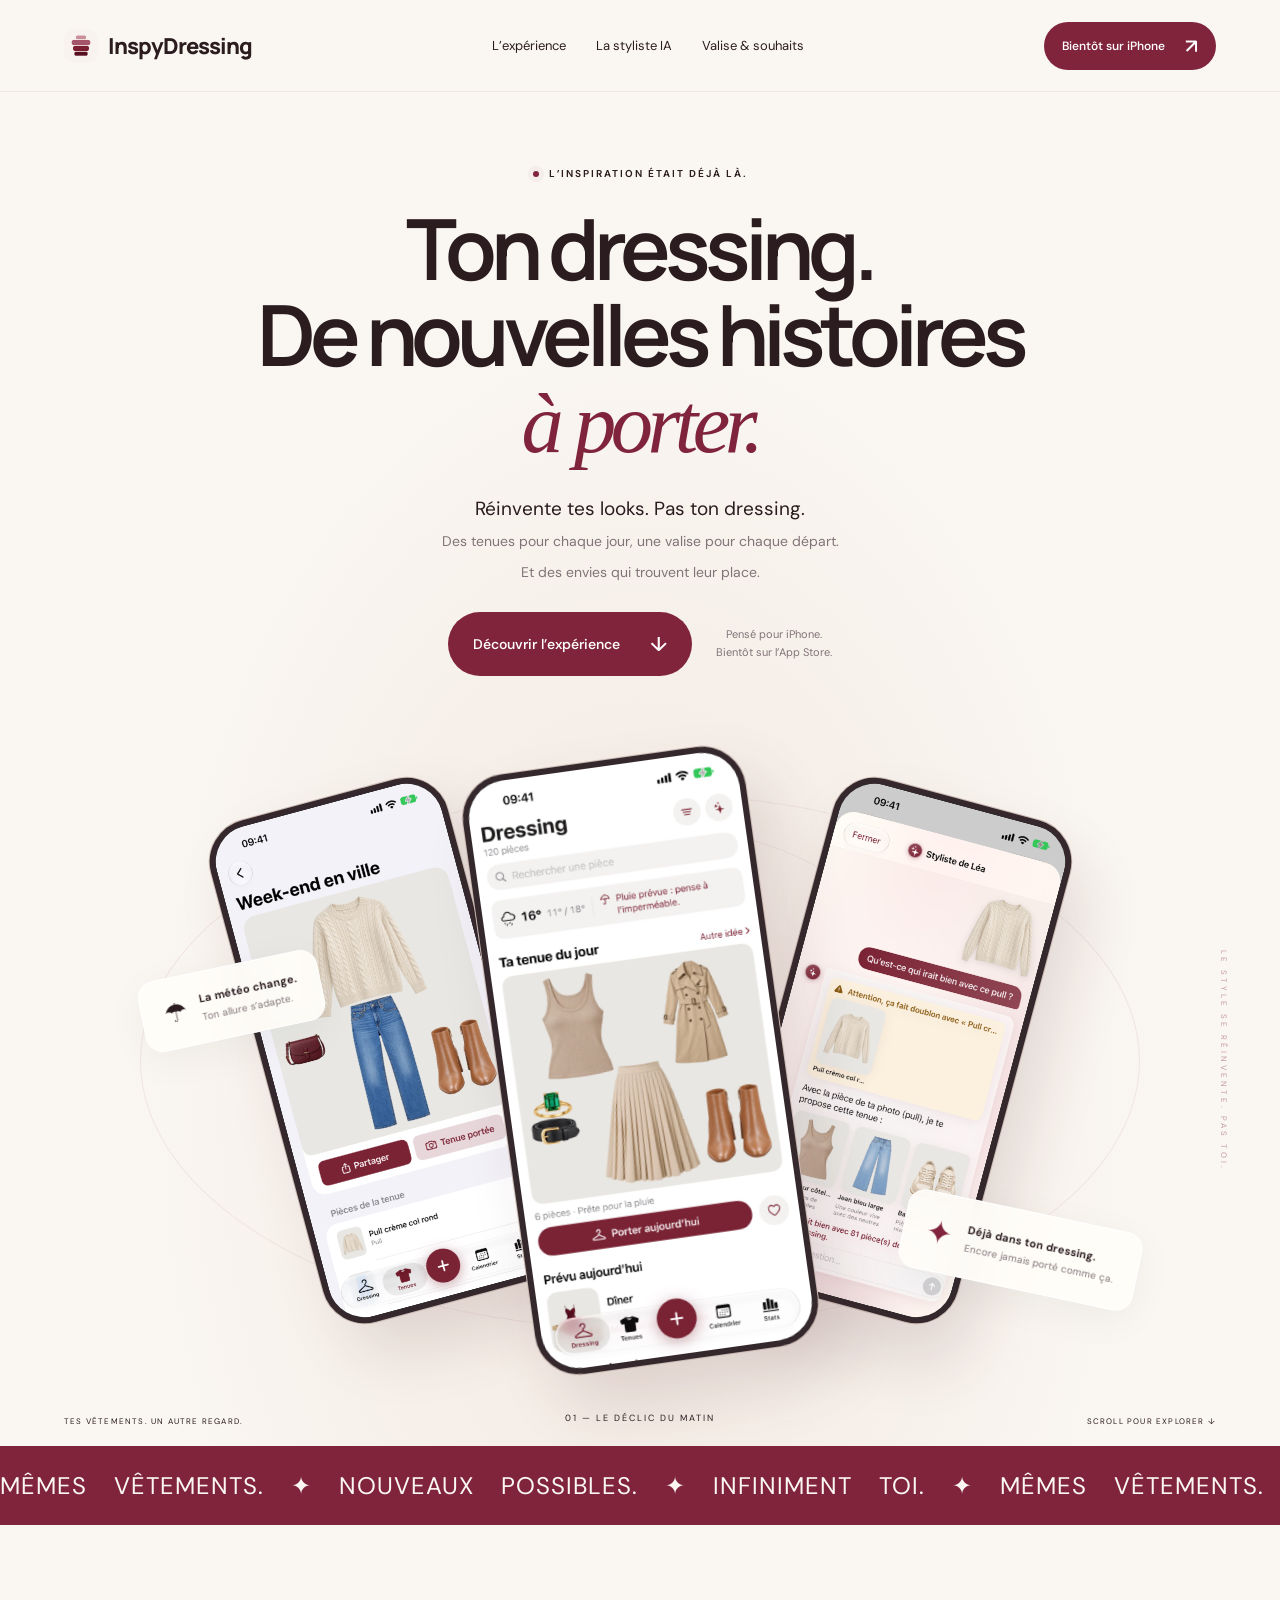
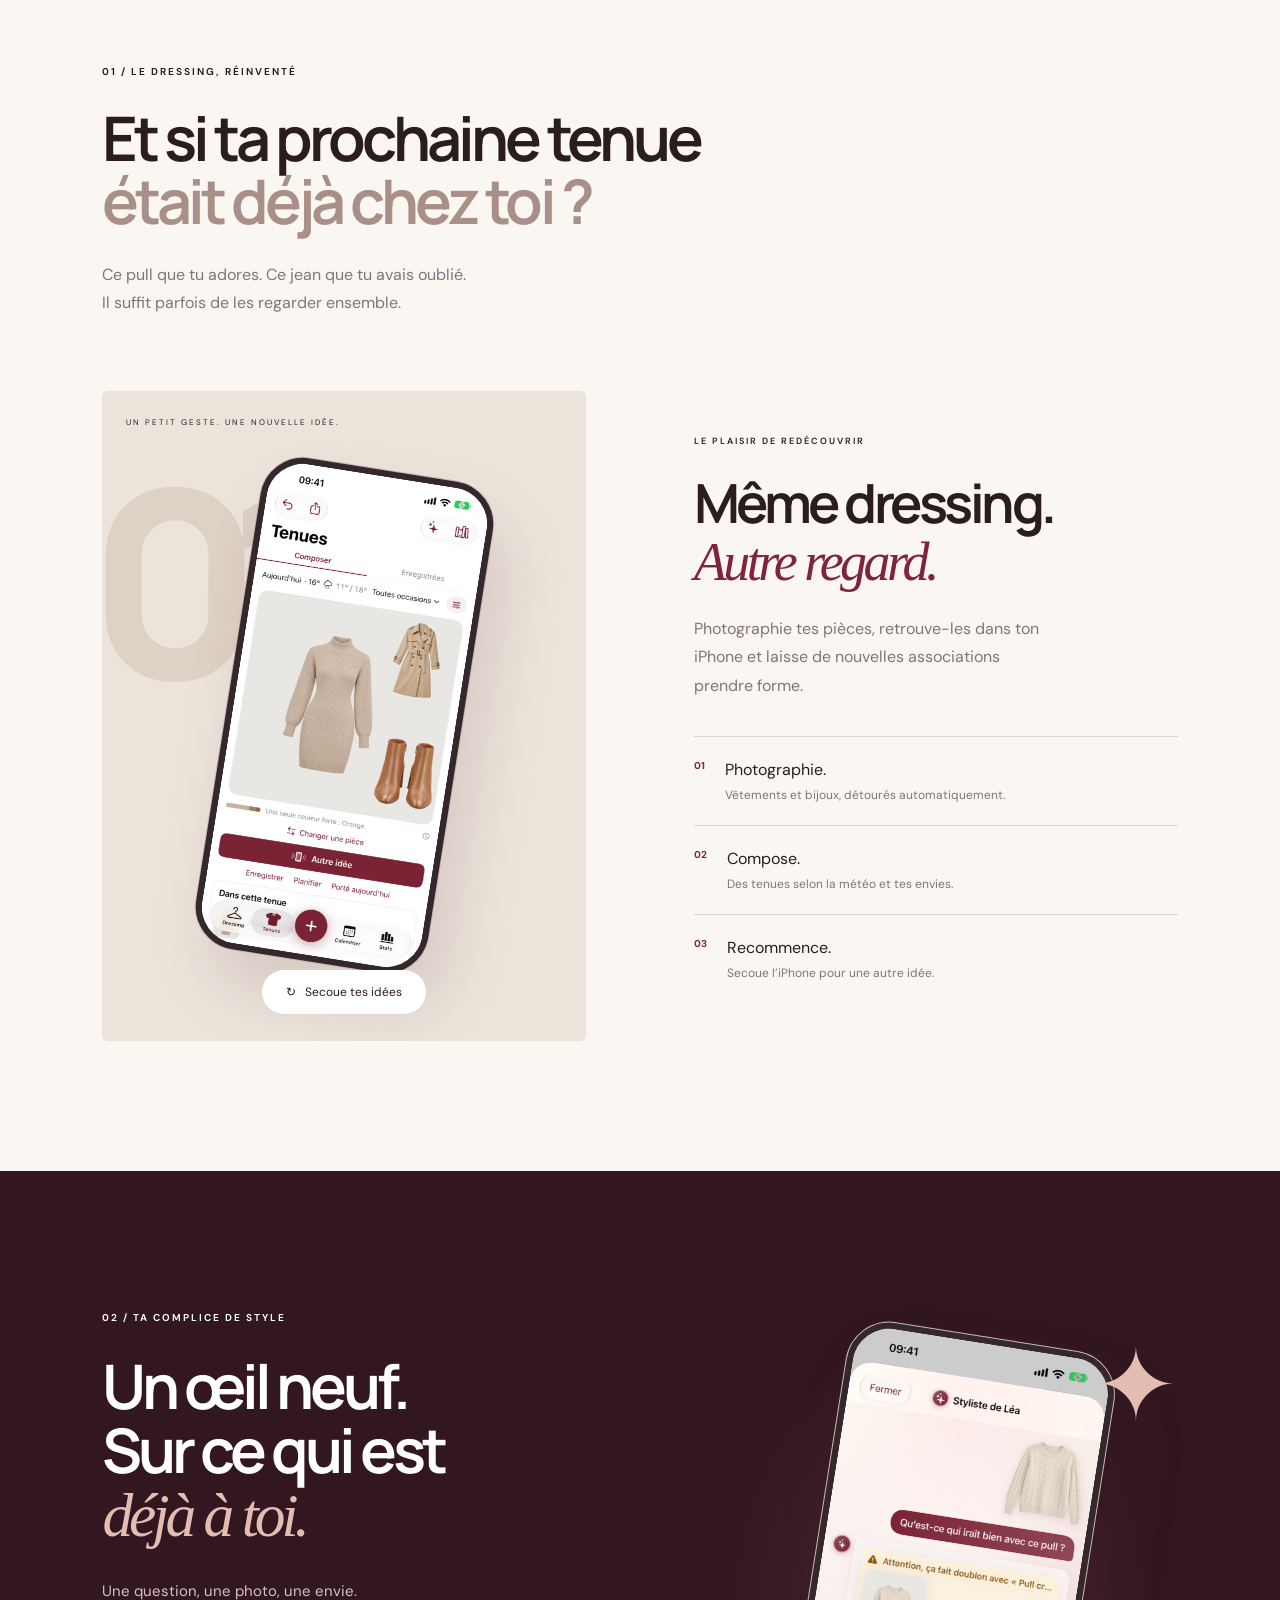
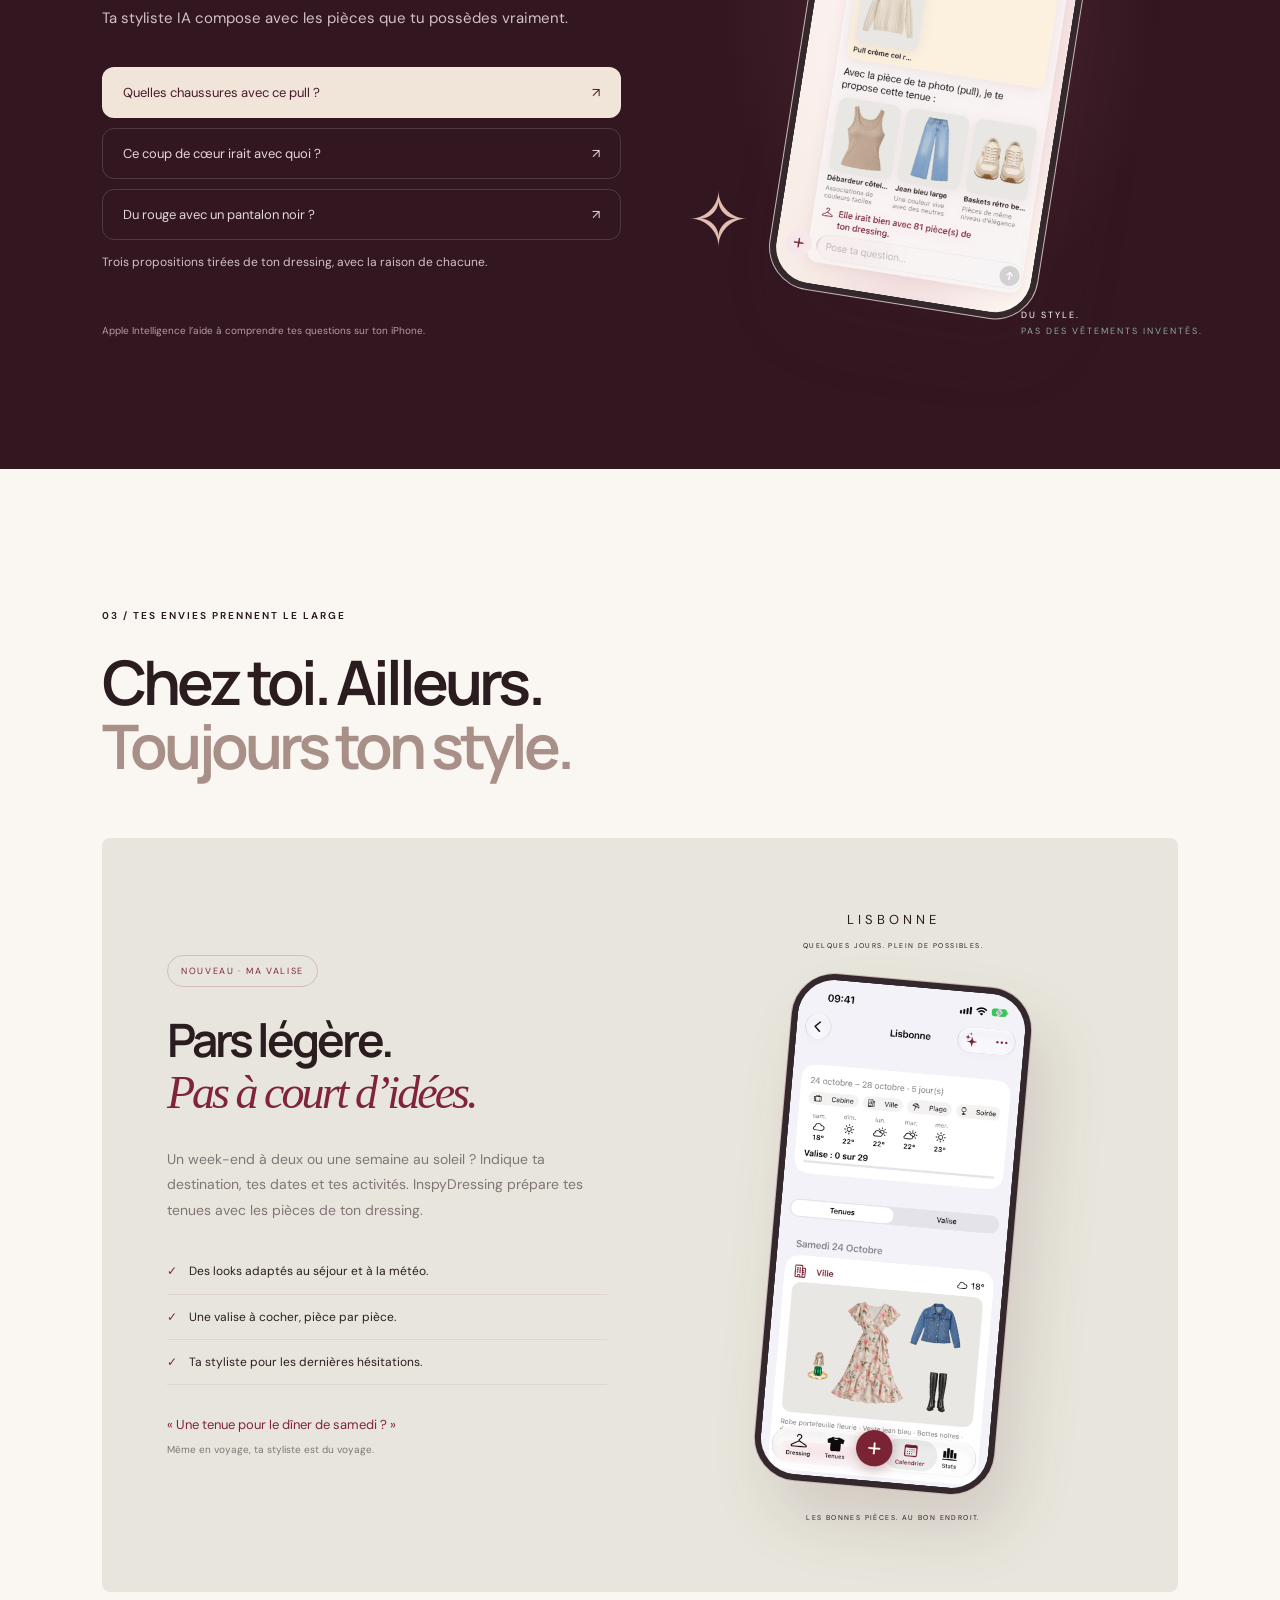
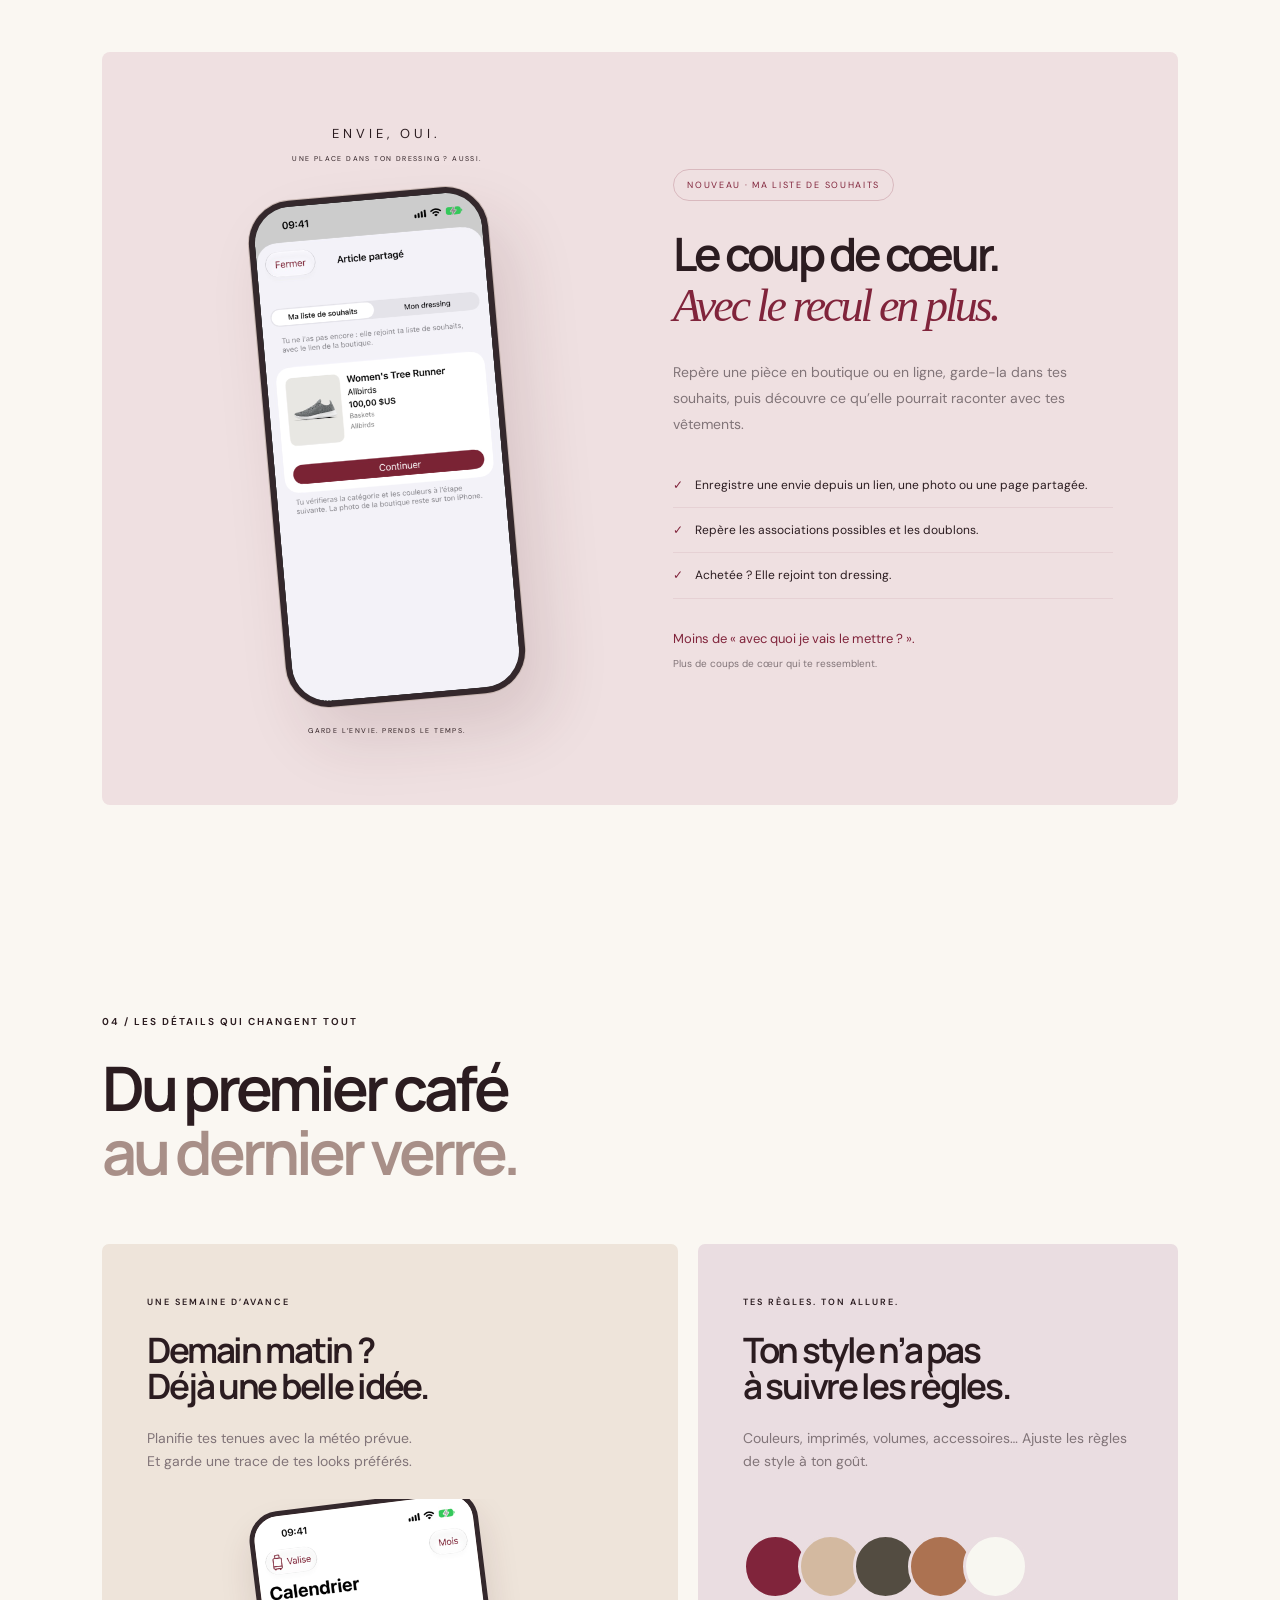
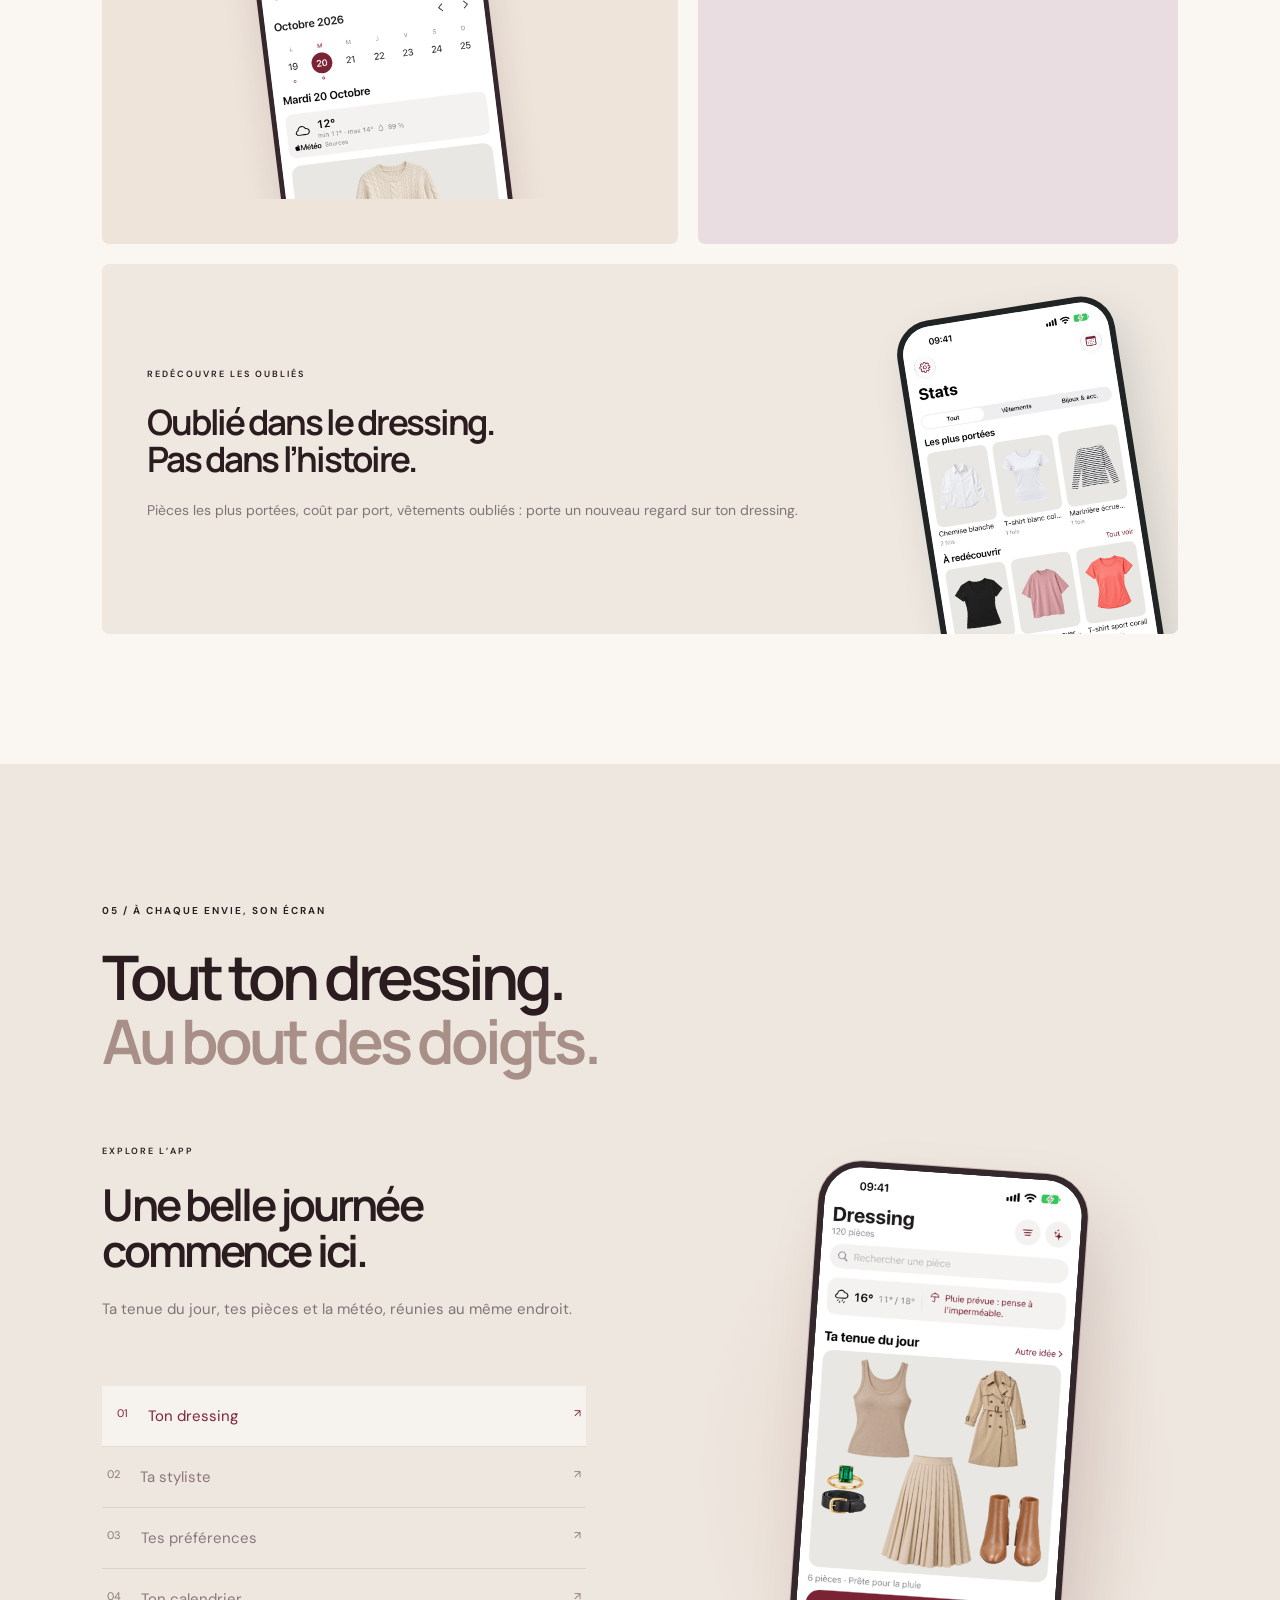
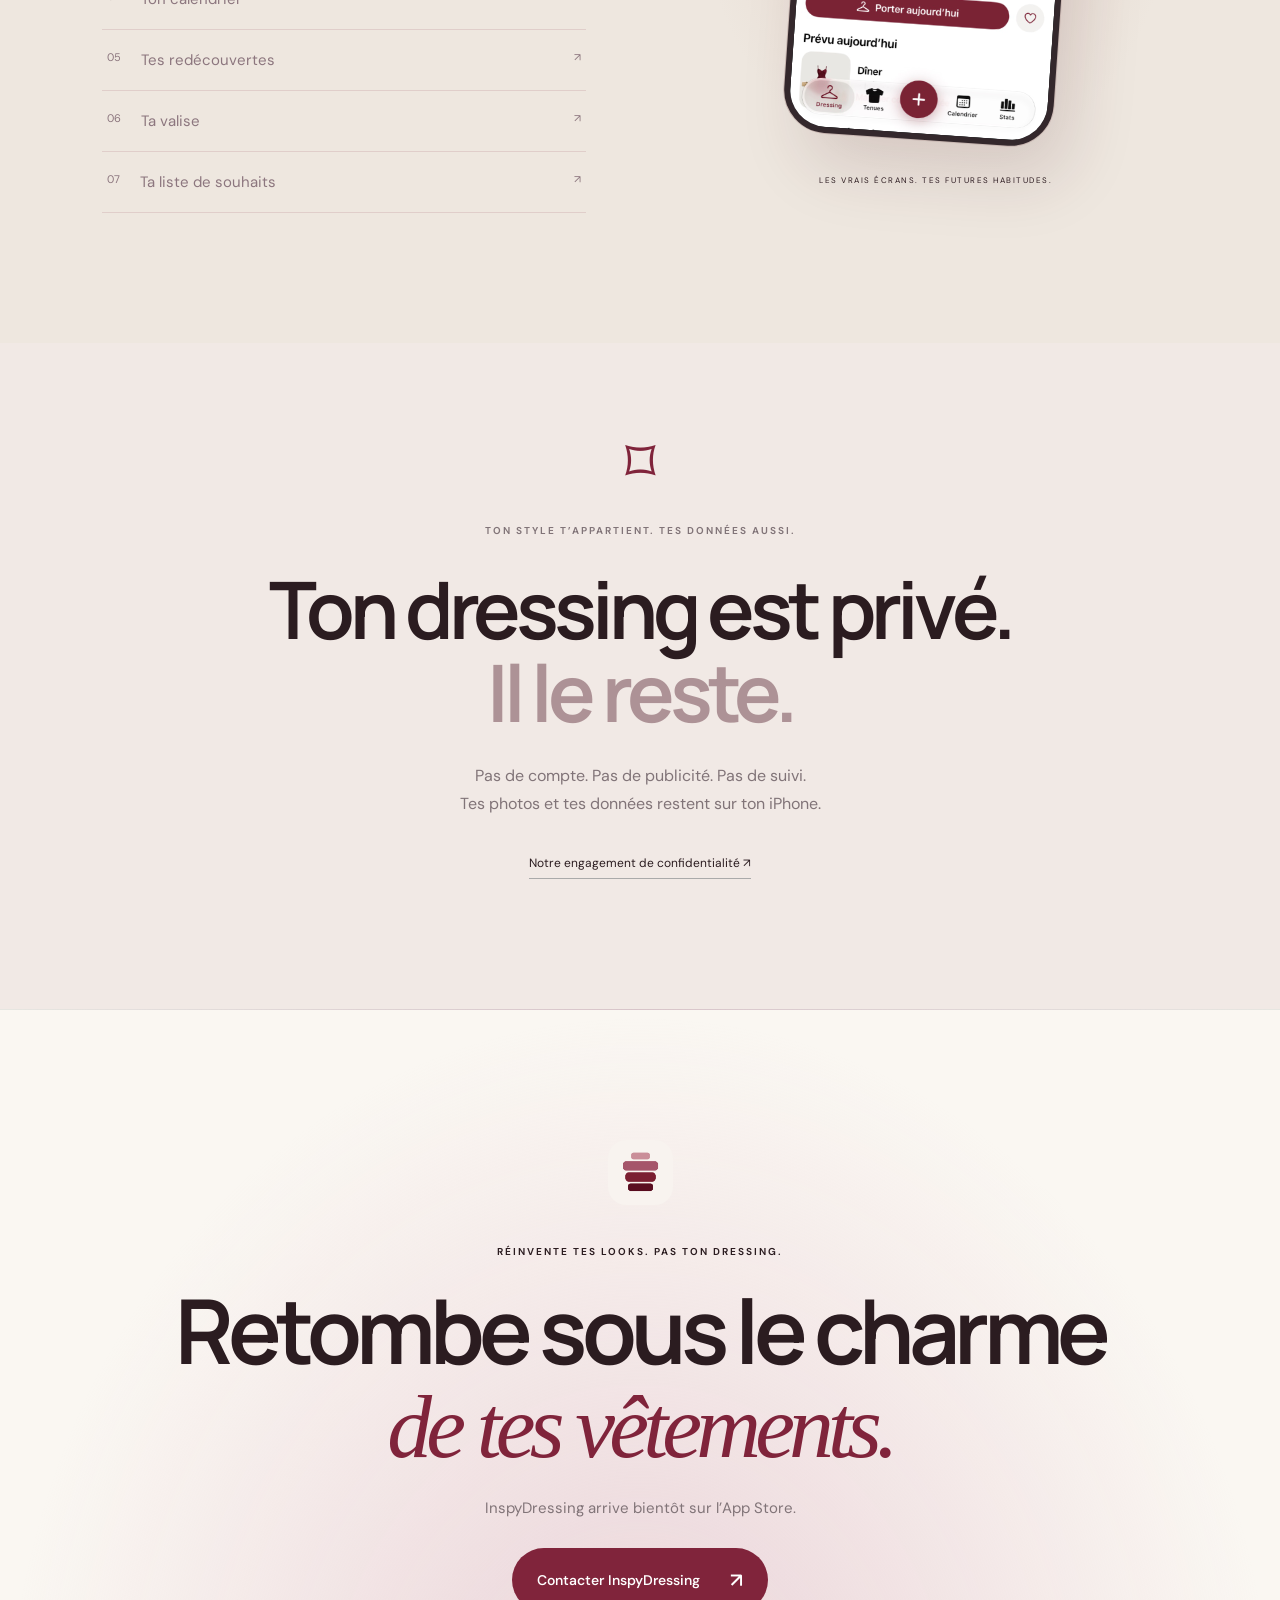
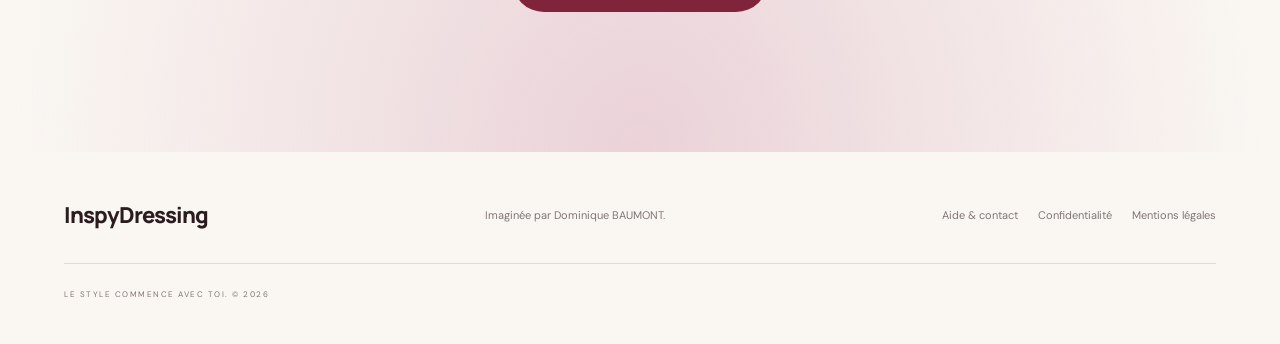
<file: index.html>
<!doctype html><html lang="fr"><head><meta charset="utf-8"><meta name="viewport" content="width=device-width,initial-scale=1"><title>InspyDressing — Réinvente tes looks. Pas ton dressing.</title><meta name="description" content="Tes vêtements. Mille possibilités. Découvre InspyDressing, ton dressing et ta styliste IA sur iPhone."><link rel="icon" href="assets/icone.png"><link rel="stylesheet" href="style.css"></head><body><div class="progress"></div><nav><a class="brand" href="#"><img src="assets/icone.png" alt="">InspyDressing<span>®</span></a><div class="navlinks"><a href="#experience">L’expérience</a><a href="#styliste">La styliste IA</a><a href="#voyages-envies">Valise & souhaits</a></div><a class="pill small" href="#bientot">Bientôt sur iPhone <span>↗︎</span></a></nav><main><header class="hero"><div class="hero-copy"><p class="eyebrow"><span class="dot"></span> L’INSPIRATION ÉTAIT DÉJÀ LÀ.</p><h1>Ton dressing.<br>De nouvelles histoires<br><em>à porter.</em></h1><p class="intro">Réinvente tes looks. Pas ton dressing.<br><span>Des tenues pour chaque jour, une valise pour chaque départ.<br>Et des envies qui trouvent leur place.</span></p><div class="actions"><a class="pill" href="#experience">Découvrir l’expérience <span>↓</span></a><span class="availability">Pensé pour iPhone. <br>Bientôt sur l’App Store.</span></div><div class="hero-bottom"><span>TES VÊTEMENTS. UN AUTRE REGARD.</span><span>SCROLL POUR EXPLORER ↓</span></div></div><div class="hero-art" aria-label="Aperçu de l’application InspyDressing"><span class="orbit orbit-one"></span><span class="orbit orbit-two"></span><span class="vertical-label">LE STYLE SE RÉINVENTE. PAS TOI.</span><div class="floating tag-weather">☂︎ <div><b>La météo change.</b><small>Ton allure s’adapte.</small></div></div><div class="phone hero-side side-left"><img src="assets/06-tenue.jpg" alt="Une tenue week-end composée dans l’app"></div><div class="phone hero-side side-right"><img src="assets/02-styliste.jpg" alt="Ta styliste IA avec tes vêtements"></div><div class="phone hero-phone"><img src="assets/01-accueil.jpg" alt="Écran réel : tenue du jour dans InspyDressing"></div><div class="floating tag-style"><span>✦</span><div><b>Déjà dans ton dressing.</b><small>Encore jamais porté comme ça.</small></div></div><span class="art-index">01 — LE DÉCLIC DU MATIN</span></div></header><div class="ticker" aria-hidden="true"><div>MÊMES VÊTEMENTS. ✦ NOUVEAUX POSSIBLES. ✦ INFINIMENT TOI. ✦ MÊMES VÊTEMENTS. ✦ NOUVEAUX POSSIBLES. ✦ INFINIMENT TOI. ✦ </div></div><section id="experience" class="experience section"><div class="section-head reveal"><p class="eyebrow">01 / LE DRESSING, RÉINVENTÉ</p><h2>Et si ta prochaine tenue<br><span>était déjà chez toi ?</span></h2><p>Ce pull que tu adores. Ce jean que tu avais oublié.<br>Il suffit parfois de les regarder ensemble.</p></div><div class="editorial"><div class="feature-visual reveal"><div class="big-number">01</div><div class="phone secondary"><img src="assets/03-composer.jpg" alt="Composition d’une tenue avec les vêtements du dressing" loading="lazy"></div><span class="visual-note">UN PETIT GESTE. UNE NOUVELLE IDÉE.</span><button class="shuffle" type="button">↻ &nbsp; Secoue tes idées</button></div><div class="feature-copy reveal"><span class="mini-label">LE PLAISIR DE REDÉCOUVRIR</span><h3>Même dressing.<br><em>Autre regard.</em></h3><p>Photographie tes pièces, retrouve-les dans ton iPhone et laisse de nouvelles associations prendre forme.</p><div class="steps"><div><b>01</b><span>Photographie. <small>Vêtements et bijoux, détourés automatiquement.</small></span></div><div><b>02</b><span>Compose. <small>Des tenues selon la météo et tes envies.</small></span></div><div><b>03</b><span>Recommence. <small>Secoue l’iPhone pour une autre idée.</small></span></div></div></div></div></section><section id="styliste" class="stylist section"><div class="stylist-copy reveal"><p class="eyebrow">02 / TA COMPLICE DE STYLE</p><h2>Un œil neuf.<br>Sur ce qui est<br><em>déjà à toi.</em></h2><p>Une question, une photo, une envie.<br>Ta styliste IA compose avec les pièces que tu possèdes vraiment.</p><div class="question-list" role="group" aria-label="Exemples de questions à la styliste"><button class="question active" data-example="0">Quelles chaussures avec ce pull ? <span>↗︎</span></button><button class="question" data-example="1">Ce coup de cœur irait avec quoi ? <span>↗︎</span></button><button class="question" data-example="2">Du rouge avec un pantalon noir ? <span>↗︎</span></button></div><p class="example-answer" aria-live="polite">Trois propositions tirées de ton dressing, avec la raison de chacune.</p><small class="technical">Apple Intelligence l’aide à comprendre tes questions sur ton iPhone.</small></div><div class="stylist-art reveal"><span class="spark spark-one">✦</span><div class="phone"><img src="assets/02-styliste.jpg" alt="Conversation avec la styliste IA dans l’application" loading="lazy"></div><span class="spark spark-two">✧</span><div class="stylist-note">DU STYLE.<br><i>PAS DES VÊTEMENTS INVENTÉS.</i></div></div></section><section id="voyages-envies" class="journeys section"><div class="section-head reveal"><p class="eyebrow">03 / TES ENVIES PRENNENT LE LARGE</p><h2>Chez toi. Ailleurs.<br><span>Toujours ton style.</span></h2></div><article class="journey-panel travel-panel"><div class="journey-copy reveal"><span class="new-label">NOUVEAU · MA VALISE</span><h3>Pars légère.<br><em>Pas à court d’idées.</em></h3><p>Un week-end à deux ou une semaine au soleil ? Indique ta destination, tes dates et tes activités. InspyDressing prépare tes tenues avec les pièces de ton dressing.</p><ul class="benefits"><li>Des looks adaptés au séjour et à la météo.</li><li>Une valise à cocher, pièce par pièce.</li><li>Ta styliste pour les dernières hésitations.</li></ul><p class="journey-aside">« Une tenue pour le dîner de samedi ? »<br><small>Même en voyage, ta styliste est du voyage.</small></p></div><div class="journey-visual reveal"><span class="destination-label">LISBONNE<br><small>QUELQUES JOURS. PLEIN DE POSSIBLES.</small></span><div class="phone"><img src="assets/04-valise.jpg" alt="Valise pour Lisbonne : météo du séjour, tenues par jour et pièces à cocher" loading="lazy"></div><span class="journey-caption">LES BONNES PIÈCES. AU BON ENDROIT.</span></div></article><article class="journey-panel wish-panel"><div class="journey-copy reveal"><span class="new-label">NOUVEAU · MA LISTE DE SOUHAITS</span><h3>Le coup de cœur.<br><em>Avec le recul en plus.</em></h3><p>Repère une pièce en boutique ou en ligne, garde-la dans tes souhaits, puis découvre ce qu’elle pourrait raconter avec tes vêtements.</p><ul class="benefits"><li>Enregistre une envie depuis un lien, une photo ou une page partagée.</li><li>Repère les associations possibles et les doublons.</li><li>Achetée ? Elle rejoint ton dressing.</li></ul><p class="journey-aside">Moins de « avec quoi je vais le mettre ? ».<br><small>Plus de coups de cœur qui te ressemblent.</small></p></div><div class="journey-visual reveal"><span class="destination-label">ENVIE, OUI.<br><small>UNE PLACE DANS TON DRESSING ? AUSSI.</small></span><div class="phone"><img src="assets/souhaits.jpg" alt="Ajout d’un article de boutique à la liste de souhaits depuis une page partagée" loading="lazy"></div><span class="journey-caption">GARDE L’ENVIE. PRENDS LE TEMPS.</span></div></article></section><section class="possibilities section"><div class="section-head reveal"><p class="eyebrow">04 / LES DÉTAILS QUI CHANGENT TOUT</p><h2>Du premier café<br><span>au dernier verre.</span></h2></div><div class="bento"><article class="calendar reveal"><span class="mini-label">UNE SEMAINE D’AVANCE</span><h3>Demain matin ?<br>Déjà une belle idée.</h3><p>Planifie tes tenues avec la météo prévue.<br>Et garde une trace de tes looks préférés.</p><div class="calendar-screen"><img src="assets/08-calendrier.jpg" alt="Écran réel du calendrier et de la tenue planifiée" loading="lazy"></div></article><article class="rules reveal"><span class="mini-label">TES RÈGLES. TON ALLURE.</span><h3>Ton style n’a pas<br>à suivre les règles.</h3><p>Couleurs, imprimés, volumes, accessoires… Ajuste les règles de style à ton goût.</p><div class="swatches"><i></i><i></i><i></i><i></i><i></i></div></article><article class="stats reveal"><div><span class="mini-label">REDÉCOUVRE LES OUBLIÉS</span><h3>Oublié dans le dressing.<br>Pas dans l’histoire.</h3><p>Pièces les plus portées, coût par port, vêtements oubliés : porte un nouveau regard sur ton dressing.</p></div><img src="assets/09-stats.jpg" alt="Statistiques du dressing dans InspyDressing" loading="lazy"></article></div></section><section class="showcase section"><div class="section-head reveal"><p class="eyebrow">05 / À CHAQUE ENVIE, SON ÉCRAN</p><h2>Tout ton dressing.<br><span>Au bout des doigts.</span></h2></div><div class="screen-stage"><div class="screen-story"><span class="mini-label">EXPLORE L’APP</span><h3 id="screen-title">Une belle journée<br>commence ici.</h3><p id="screen-description">Ta tenue du jour, tes pièces et la météo, réunies au même endroit.</p><div class="screen-tabs" role="group" aria-label="Explorer les écrans de l’application"><button data-screen="0" class="active" aria-pressed="true">01 <span>Ton dressing</span> ↗︎</button><button data-screen="1" aria-pressed="false">02 <span>Ta styliste</span> ↗︎</button><button data-screen="2" aria-pressed="false">03 <span>Tes préférences</span> ↗︎</button><button data-screen="3" aria-pressed="false">04 <span>Ton calendrier</span> ↗︎</button><button data-screen="4" aria-pressed="false">05 <span>Tes redécouvertes</span> ↗︎</button><button data-screen="5" aria-pressed="false">06 <span>Ta valise</span> ↗︎</button><button data-screen="6" aria-pressed="false">07 <span>Ta liste de souhaits</span> ↗︎</button></div></div><div class="screen-preview"><div class="phone"><img id="selected-screen" src="assets/01-accueil.jpg" alt="Ton dressing et la tenue du jour"></div><span class="screen-caption">LES VRAIS ÉCRANS. TES FUTURES HABITUDES.</span></div></div></section><section id="prive" class="privacy section reveal"><div class="lock">⌑</div><p class="eyebrow">TON STYLE T’APPARTIENT. TES DONNÉES AUSSI.</p><h2>Ton dressing est privé.<br><span>Il le reste.</span></h2><p>Pas de compte. Pas de publicité. Pas de suivi.<br>Tes photos et tes données restent sur ton iPhone.</p><a href="confidentialite.html">Notre engagement de confidentialité ↗︎</a></section><section id="bientot" class="final section reveal"><img src="assets/icone.png" alt="Icône InspyDressing"><p class="eyebrow">RÉINVENTE TES LOOKS. PAS TON DRESSING.</p><h2>Retombe sous le charme<br><em>de tes vêtements.</em></h2><p>InspyDressing arrive bientôt sur l’App Store.</p><a class="pill" href="mailto:support.inspydressing@free.fr">Contacter InspyDressing <span>↗︎</span></a></section></main><footer><a class="brand" href="#">InspyDressing<span>®</span></a><p>Imaginée par Dominique BAUMONT.</p><div><a href="aide.html">Aide & contact</a><a href="confidentialite.html">Confidentialité</a><a href="confidentialite.html#mentions">Mentions légales</a></div><span>LE STYLE COMMENCE AVEC TOI. © 2026</span></footer><script src="app.js"></script></body></html>
</file>
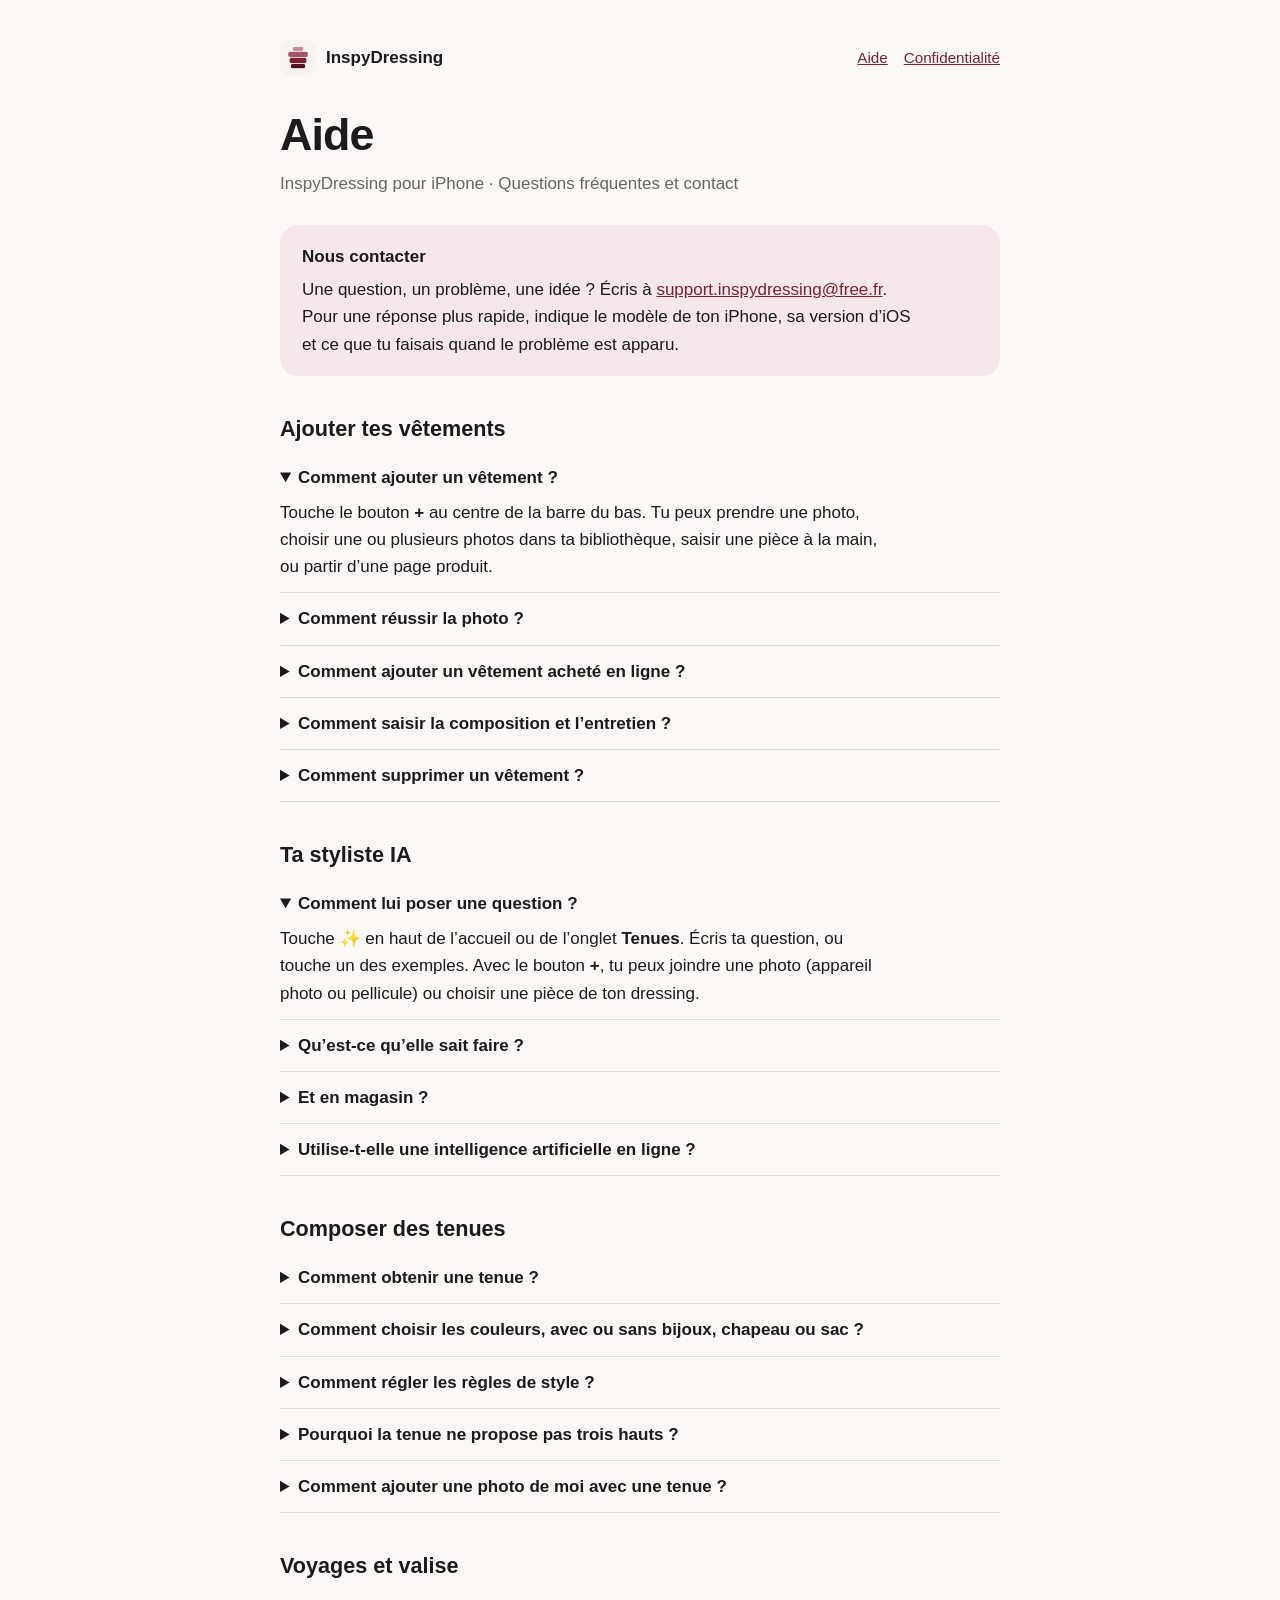
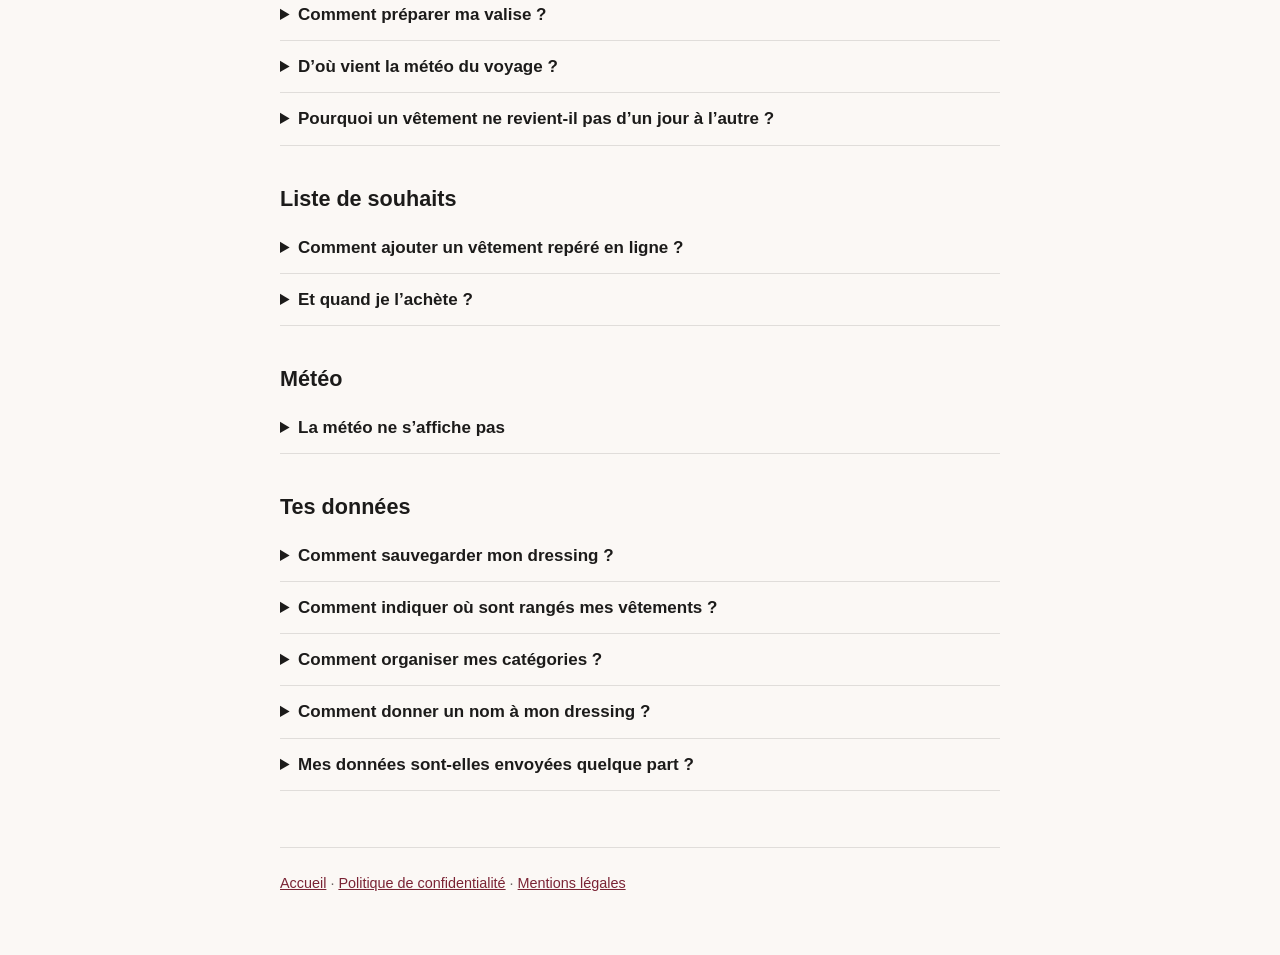
<file: aide.html>
<!doctype html>
<html lang="fr">
<head>
<meta charset="utf-8">
<meta name="viewport" content="width=device-width, initial-scale=1, viewport-fit=cover">
<title>Aide – InspyDressing</title>
<meta name="description" content="Aide et contact pour l’application InspyDressing pour iPhone.">
<link rel="icon" href="img/icone.png">
<link rel="stylesheet" href="pages.css">
</head>
<body>
<div class="page">
  <nav class="top">
    <a class="brand" href="./"><img src="img/icone.png" alt="">InspyDressing</a>
    <div class="links"><a href="aide.html">Aide</a><a href="confidentialite.html">Confidentialité</a></div>
  </nav>

  <h1>Aide</h1>
  <p class="meta">InspyDressing pour iPhone · Questions fréquentes et contact</p>

  <div class="summary">
    <strong>Nous contacter</strong>
    <p style="margin:6px 0 0">Une question, un problème, une idée ? Écris à <a href="mailto:support.inspydressing@free.fr">support.inspydressing@free.fr</a>. Pour une réponse plus rapide, indique le modèle de ton iPhone, sa version d’iOS et ce que tu faisais quand le problème est apparu.</p>
  </div>

  <h2>Ajouter tes vêtements</h2>
  <details open>
    <summary>Comment ajouter un vêtement ?</summary>
    <p>Touche le bouton <strong>+</strong> au centre de la barre du bas. Tu peux prendre une photo, choisir une ou plusieurs photos dans ta bibliothèque, saisir une pièce à la main, ou partir d’une page produit.</p>
  </details>
  <details>
    <summary>Comment réussir la photo ?</summary>
    <p>Pose la pièce à plat sur un fond uni, bien éclairée. L’appareil photo guidé t’aide en direct : « Rapproche-toi », « Éloigne-toi », « Pas assez de lumière » (touche la lampe en haut à droite), puis « C’est bon ». Le fond est ensuite retiré automatiquement et les couleurs sont reconnues ; tu peux revenir à la photo d’origine si le détourage ne te plaît pas.</p>
  </details>
  <details>
    <summary>Comment ajouter un vêtement acheté en ligne ?</summary>
    <p>Sur la page du vêtement, dans Safari ou dans l’app de la boutique, touche <strong>Partager</strong> puis <strong>InspyDressing</strong>, et ouvre InspyDressing pour terminer : la photo, le nom, la marque et le prix sont repris.</p>
    <p>Si InspyDressing n’apparaît pas dans le menu Partager : fais défiler la rangée d’apps jusqu’au bout, touche <strong>Plus</strong>, puis <strong>Modifier</strong>, et active InspyDressing.</p>
    <p>Tu peux aussi coller un lien : <strong>+</strong> › <strong>Depuis une page produit</strong>. Certaines boutiques refusent cette lecture directe ; le partage depuis Safari fonctionne alors mieux.</p>
  </details>
  <details>
    <summary>Comment saisir la composition et l’entretien ?</summary>
    <p>Ouvre la fiche du vêtement, puis la carte <strong>Composition et entretien</strong>. Touche <strong>Scanner</strong> pour photographier l’étiquette cousue (le texte est lu automatiquement), ou <strong>Saisir</strong> pour toucher les symboles d’entretien et tout indiquer à la main.</p>
  </details>
  <details>
    <summary>Comment supprimer un vêtement ?</summary>
    <p>Ouvre sa fiche et touche <strong>Supprimer le vêtement</strong> en bas, ou fais un appui long sur la pièce dans la grille. La fiche et ses photos sont effacées, et la pièce est retirée des tenues et du calendrier. Pour garder son historique, change plutôt son statut (vendu, donné…).</p>
  </details>

  <h2>Ta styliste IA</h2>
  <details open>
    <summary>Comment lui poser une question ?</summary>
    <p>Touche ✨ en haut de l’accueil ou de l’onglet <strong>Tenues</strong>. Écris ta question, ou touche un des exemples. Avec le bouton <strong>+</strong>, tu peux joindre une photo (appareil photo ou pellicule) ou choisir une pièce de ton dressing.</p>
  </details>
  <details>
    <summary>Qu’est-ce qu’elle sait faire ?</summary>
    <ul>
      <li><strong>Compléter une tenue</strong> : « Qu’est-ce qui irait bien avec ça ? », avec une photo ou une pièce. Touche <strong>Autre idée</strong> pour une autre proposition.</li>
      <li><strong>Proposer une pièce</strong> : « Quelles chaussures vont avec ce pull ? », « Quel sac avec ma robe bordeaux ? ».</li>
      <li><strong>Donner un avis</strong> : « Est-ce qu’un pantalon noir va avec un haut rouge ? » Elle répond Conseillé, À équilibrer ou Déconseillé, avec ses raisons.</li>
    </ul>
  </details>
  <details>
    <summary>Et en magasin ?</summary>
    <p>Photographie le vêtement qui te tente et demande « Qu’est-ce qui irait bien avec ça ? ». Elle compose une tenue avec tes pièces, te prévient si tu as déjà quelque chose de très proche (même type de pièce, couleur presque identique), et t’indique avec combien de pièces de ton dressing il s’accorde. Précise le type de pièce dans ta question (« ce pull », « cette veste ») pour une réponse plus juste.</p>
  </details>
  <details>
    <summary>Utilise-t-elle une intelligence artificielle en ligne ?</summary>
    <p>Non. Quand Apple Intelligence est disponible, elle l’aide à comprendre ta question, directement sur ton iPhone. Les pièces proposées et les avis viennent toujours de ton dressing et de tes règles de style : elle n’invente jamais de vêtement. Sans Apple Intelligence, formule ta question simplement, comme dans les exemples.</p>
  </details>

  <h2>Composer des tenues</h2>
  <details>
    <summary>Comment obtenir une tenue ?</summary>
    <p>L’accueil propose chaque jour <strong>Ta tenue du jour</strong> selon la météo. Dans l’onglet <strong>Tenues</strong>, touche <strong>Autre idée</strong> ou secoue ton iPhone pour une nouvelle proposition. Touche une pièce de la tenue pour la changer ; active « Conserver » pour la garder dans les idées suivantes.</p>
  </details>
  <details>
    <summary>Comment choisir les couleurs, avec ou sans bijoux, chapeau ou sac ?</summary>
    <p>Dans l’onglet Tenues, touche le bouton des options (à droite de l’occasion). Choisis les couleurs souhaitées ou à éviter, et pour les bijoux, le chapeau et le sac : Auto, Avec ou Sans. Une nouvelle tenue est proposée dès que tu fermes les options.</p>
  </details>
  <details>
    <summary>Comment régler les règles de style ?</summary>
    <p>Dans les options de l’onglet Tenues, ou dans les Réglages : <strong>Règles de style</strong>. Chaque règle (associations de couleurs, imprimés, volumes, chaussures, météo…) peut être <strong>Conseillée</strong>, <strong>À équilibrer</strong>, <strong>Déconseillée selon le contexte</strong> ou <strong>Désactivée</strong>. L’interrupteur en haut les coupe toutes d’un coup, sans perdre tes réglages. Le détail d’une tenue indique les règles qui s’y appliquent.</p>
  </details>
  <details>
    <summary>Pourquoi la tenue ne propose pas trois hauts ?</summary>
    <p>Par temps doux, InspyDressing propose au plus deux couches en haut (par exemple un tee-shirt et une chemise ouverte, ou une chemise et un pull). Une troisième couche (veste ou manteau) n’est ajoutée que s’il fait froid ou s’il pleut. Tu peux régler ta sensibilité au froid en touchant la météo.</p>
  </details>
  <details>
    <summary>Comment ajouter une photo de moi avec une tenue ?</summary>
    <p>Ouvre la tenue dans <strong>Tenues</strong> › <strong>Enregistrées</strong>, puis touche <strong>Tenue portée</strong> : prends une photo ou choisis-en une. Elle peut ensuite être partagée en montage avec la composition.</p>
  </details>

  <h2>Voyages et valise</h2>
  <details>
    <summary>Comment préparer ma valise ?</summary>
    <p>Dans <strong>Calendrier</strong>, touche <strong>Valise</strong> puis <strong>+</strong>. Indique la destination, les dates, tes activités (ville, plage, soirée…), la taille du bagage et le climat attendu. InspyDressing prépare une tenue par jour avec le moins de pièces possible, et la liste de ce qu’il faut emporter. Tout reste modifiable : <strong>Autre idée</strong> pour un jour, ajout ou retrait d’une pièce, liste « À ne pas oublier ».</p>
  </details>
  <details>
    <summary>D’où vient la météo du voyage ?</summary>
    <p>À moins de 10 jours du départ, ce sont les prévisions de ta destination. Au-delà, le climat que tu as choisi. À l’approche du départ, touche <strong>⋯</strong> › <strong>Recomposer la valise</strong> pour profiter des vraies prévisions.</p>
  </details>
  <details>
    <summary>Pourquoi un vêtement ne revient-il pas d’un jour à l’autre ?</summary>
    <p>Un même haut, bas ou robe n’est proposé qu’une fois tous les 4 jours. Les chaussures, manteaux, vestes et accessoires peuvent servir plusieurs jours de suite.</p>
  </details>

  <h2>Liste de souhaits</h2>
  <details>
    <summary>Comment ajouter un vêtement repéré en ligne ?</summary>
    <p>Sur la page du vêtement, dans Safari ou l’app de la boutique, touche <strong>Partager</strong> puis <strong>InspyDressing</strong>, et choisis <strong>Ma liste de souhaits</strong>. La photo, le nom, le prix, la marque et le lien de la boutique sont repris. Tu peux aussi le prendre en photo en magasin ou l’ajouter à la main depuis <strong>Ma liste de souhaits</strong> sur l’accueil.</p>
  </details>
  <details>
    <summary>Et quand je l’achète ?</summary>
    <p>Ouvre l’envie et touche <strong>Je l’ai achetée</strong> : elle rejoint ton dressing avec son prix et la date du jour. Avant d’acheter, la fiche t’indique avec combien de pièces de ton dressing elle irait, et si tu as déjà quelque chose de très proche.</p>
  </details>

  <h2>Météo</h2>
  <details>
    <summary>La météo ne s’affiche pas</summary>
    <p>Touche la carte météo de l’accueil : autorise la position, ou saisis ta ville. Vérifie aussi que l’iPhone est connecté à Internet. Sans météo, les tenues restent proposées, sans adaptation au temps.</p>
  </details>

  <h2>Tes données</h2>
  <details>
    <summary>Comment sauvegarder mon dressing ?</summary>
    <p>Ouvre les <strong>Réglages</strong> (roue dentée de l’onglet Stats) › <strong>Sauvegarde</strong> › <strong>Exporter tout</strong>. L’archive est préparée, puis le menu de partage s’ouvre : choisis <strong>Enregistrer dans Fichiers</strong> (iCloud Drive par exemple). L’app confirme quand c’est enregistré. Pour la restaurer, choisis le fichier depuis le même écran : les éléments sont ajoutés sans doublon.</p>
  </details>
  <details>
    <summary>Comment indiquer où sont rangés mes vêtements ?</summary>
    <p>En bas de l’accueil, <strong>Mes emplacements</strong> montre tes lieux (dressing, commode, penderie…). Dans un lieu, le bouton <strong>…</strong> permet d’ajouter des vêtements (ceux qui n’ont pas encore d’emplacement, ou ceux rangés ailleurs), d’ajouter un emplacement (1er tiroir, étagère… autant que tu veux), de renommer ou de supprimer le lieu. Un appui long sur un emplacement le renomme ou le supprime. <strong>Gérer</strong> ouvre la liste complète, où tu peux aussi choisir un rangement par défaut pour chaque type de vêtement.</p>
  </details>
  <details>
    <summary>Comment organiser mes catégories ?</summary>
    <p>Sur l’accueil, <strong>Mes catégories</strong> › <strong>Tout voir</strong> : crée une catégorie, ou touche <strong>Modifier l’ordre</strong> et fais glisser les catégories. Tu peux aussi déplacer un vêtement d’une catégorie à l’autre par un appui long.</p>
  </details>
  <details>
    <summary>Comment donner un nom à mon dressing ?</summary>
    <p>Touche le titre en haut de l’accueil, ou va dans Réglages › Nom de ton dressing. Le prénom donné au premier lancement sert aussi à nommer ta styliste.</p>
  </details>
  <details>
    <summary>Mes données sont-elles envoyées quelque part ?</summary>
    <p>Non. Tout reste sur ton iPhone, sans compte ni publicité. Le détail est dans la <a href="confidentialite.html">politique de confidentialité</a>.</p>
  </details>

  <footer>
    <p><a href="./">Accueil</a> · <a href="confidentialite.html">Politique de confidentialité</a> · <a href="confidentialite.html#mentions">Mentions légales</a></p>
  </footer>
</div>
</body>
</html>
</file>
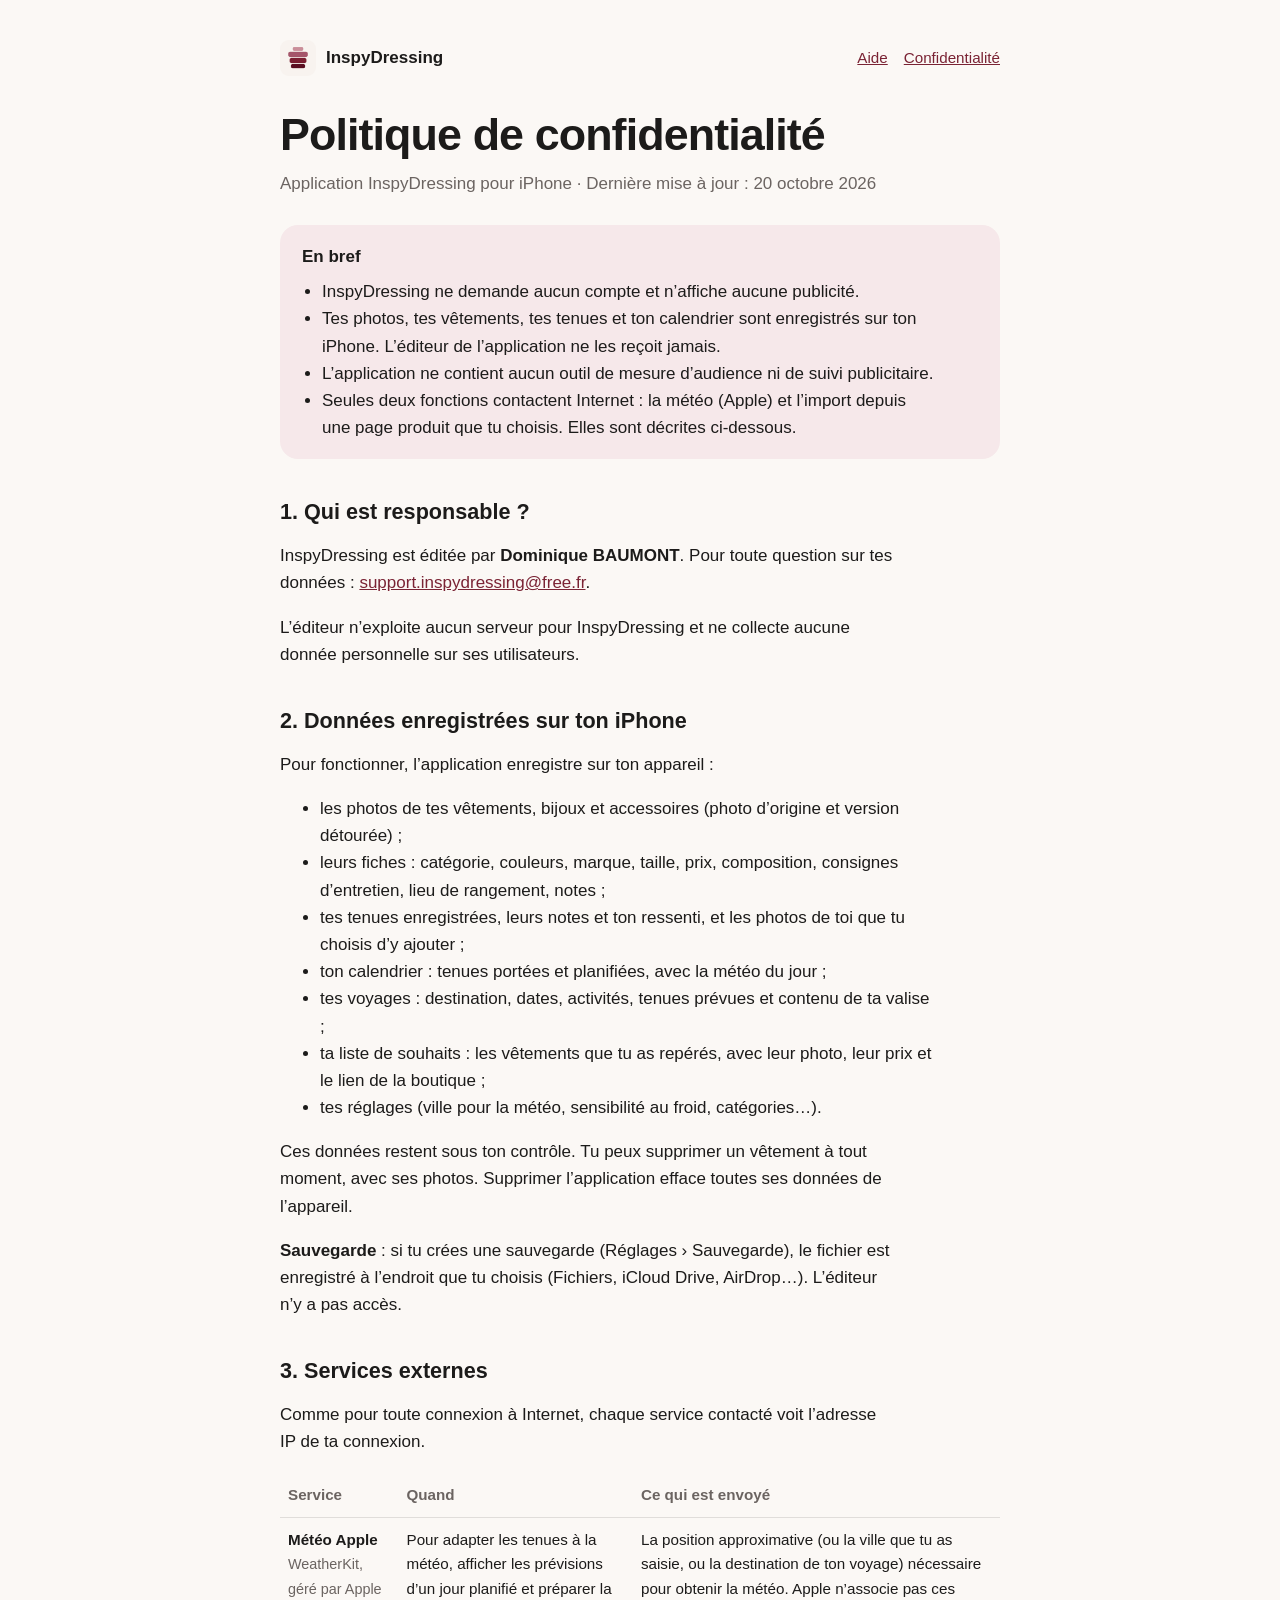
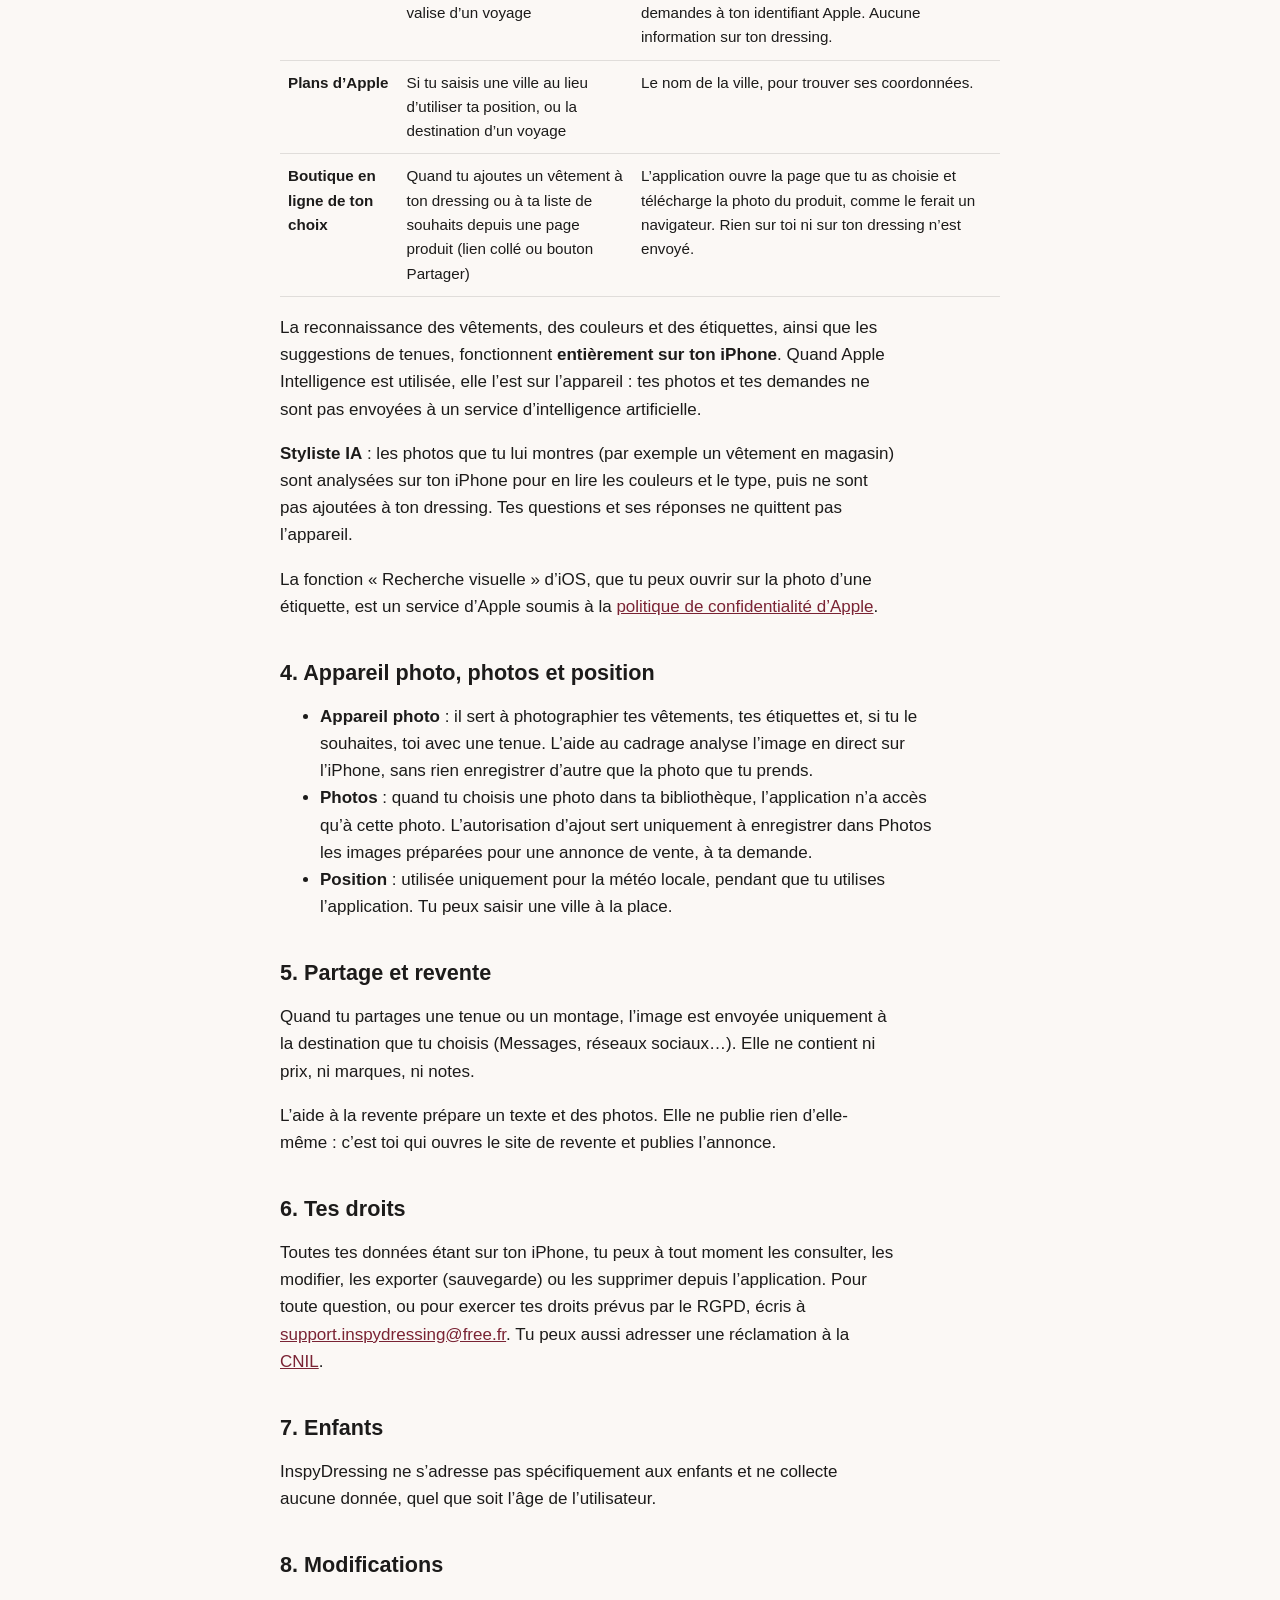
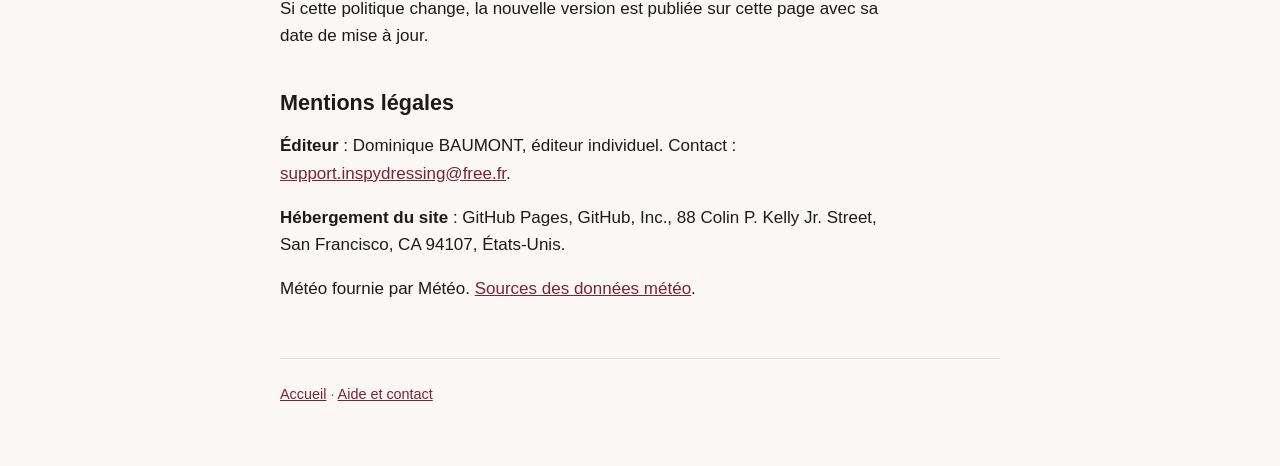
<file: confidentialite.html>
<!doctype html>
<html lang="fr">
<head>
<meta charset="utf-8">
<meta name="viewport" content="width=device-width, initial-scale=1, viewport-fit=cover">
<title>Confidentialité – InspyDressing</title>
<meta name="description" content="Politique de confidentialité de l’application InspyDressing pour iPhone.">
<link rel="icon" href="img/icone.png">
<link rel="stylesheet" href="pages.css">
</head>
<body>
<div class="page">
  <nav class="top">
    <a class="brand" href="./"><img src="img/icone.png" alt="">InspyDressing</a>
    <div class="links"><a href="aide.html">Aide</a><a href="confidentialite.html">Confidentialité</a></div>
  </nav>

  <h1>Politique de confidentialité</h1>
  <p class="meta">Application InspyDressing pour iPhone · Dernière mise à jour : 20 octobre 2026</p>

  <div class="summary">
    <strong>En bref</strong>
    <ul>
      <li>InspyDressing ne demande aucun compte et n’affiche aucune publicité.</li>
      <li>Tes photos, tes vêtements, tes tenues et ton calendrier sont enregistrés sur ton iPhone. L’éditeur de l’application ne les reçoit jamais.</li>
      <li>L’application ne contient aucun outil de mesure d’audience ni de suivi publicitaire.</li>
      <li>Seules deux fonctions contactent Internet : la météo (Apple) et l’import depuis une page produit que tu choisis. Elles sont décrites ci-dessous.</li>
    </ul>
  </div>

  <h2>1. Qui est responsable ?</h2>
  <p>InspyDressing est éditée par <strong>Dominique BAUMONT</strong>. Pour toute question sur tes données : <a href="mailto:support.inspydressing@free.fr">support.inspydressing@free.fr</a>.</p>
  <p>L’éditeur n’exploite aucun serveur pour InspyDressing et ne collecte aucune donnée personnelle sur ses utilisateurs.</p>

  <h2>2. Données enregistrées sur ton iPhone</h2>
  <p>Pour fonctionner, l’application enregistre sur ton appareil :</p>
  <ul>
    <li>les photos de tes vêtements, bijoux et accessoires (photo d’origine et version détourée) ;</li>
    <li>leurs fiches : catégorie, couleurs, marque, taille, prix, composition, consignes d’entretien, lieu de rangement, notes ;</li>
    <li>tes tenues enregistrées, leurs notes et ton ressenti, et les photos de toi que tu choisis d’y ajouter ;</li>
    <li>ton calendrier : tenues portées et planifiées, avec la météo du jour ;</li>
    <li>tes voyages : destination, dates, activités, tenues prévues et contenu de ta valise ;</li>
    <li>ta liste de souhaits : les vêtements que tu as repérés, avec leur photo, leur prix et le lien de la boutique ;</li>
    <li>tes réglages (ville pour la météo, sensibilité au froid, catégories…).</li>
  </ul>
  <p>Ces données restent sous ton contrôle. Tu peux supprimer un vêtement à tout moment, avec ses photos. Supprimer l’application efface toutes ses données de l’appareil.</p>
  <p><strong>Sauvegarde</strong> : si tu crées une sauvegarde (Réglages › Sauvegarde), le fichier est enregistré à l’endroit que tu choisis (Fichiers, iCloud Drive, AirDrop…). L’éditeur n’y a pas accès.</p>

  <h2>3. Services externes</h2>
  <p>Comme pour toute connexion à Internet, chaque service contacté voit l’adresse IP de ta connexion.</p>
  <div class="table-wrap">
  <table>
    <tr><th>Service</th><th>Quand</th><th>Ce qui est envoyé</th></tr>
    <tr>
      <td><strong>Météo Apple</strong><br><span class="small">WeatherKit, géré par Apple</span></td>
      <td>Pour adapter les tenues à la météo, afficher les prévisions d’un jour planifié et préparer la valise d’un voyage</td>
      <td>La position approximative (ou la ville que tu as saisie, ou la destination de ton voyage) nécessaire pour obtenir la météo. Apple n’associe pas ces demandes à ton identifiant Apple. Aucune information sur ton dressing.</td>
    </tr>
    <tr>
      <td><strong>Plans d’Apple</strong></td>
      <td>Si tu saisis une ville au lieu d’utiliser ta position, ou la destination d’un voyage</td>
      <td>Le nom de la ville, pour trouver ses coordonnées.</td>
    </tr>
    <tr>
      <td><strong>Boutique en ligne de ton choix</strong></td>
      <td>Quand tu ajoutes un vêtement à ton dressing ou à ta liste de souhaits depuis une page produit (lien collé ou bouton Partager)</td>
      <td>L’application ouvre la page que tu as choisie et télécharge la photo du produit, comme le ferait un navigateur. Rien sur toi ni sur ton dressing n’est envoyé.</td>
    </tr>
  </table>
  </div>
  <p>La reconnaissance des vêtements, des couleurs et des étiquettes, ainsi que les suggestions de tenues, fonctionnent <strong>entièrement sur ton iPhone</strong>. Quand Apple Intelligence est utilisée, elle l’est sur l’appareil : tes photos et tes demandes ne sont pas envoyées à un service d’intelligence artificielle.</p>
  <p><strong>Styliste IA</strong> : les photos que tu lui montres (par exemple un vêtement en magasin) sont analysées sur ton iPhone pour en lire les couleurs et le type, puis ne sont pas ajoutées à ton dressing. Tes questions et ses réponses ne quittent pas l’appareil.</p>
  <p>La fonction « Recherche visuelle » d’iOS, que tu peux ouvrir sur la photo d’une étiquette, est un service d’Apple soumis à la <a href="https://www.apple.com/fr/legal/privacy/">politique de confidentialité d’Apple</a>.</p>

  <h2>4. Appareil photo, photos et position</h2>
  <ul>
    <li><strong>Appareil photo</strong> : il sert à photographier tes vêtements, tes étiquettes et, si tu le souhaites, toi avec une tenue. L’aide au cadrage analyse l’image en direct sur l’iPhone, sans rien enregistrer d’autre que la photo que tu prends.</li>
    <li><strong>Photos</strong> : quand tu choisis une photo dans ta bibliothèque, l’application n’a accès qu’à cette photo. L’autorisation d’ajout sert uniquement à enregistrer dans Photos les images préparées pour une annonce de vente, à ta demande.</li>
    <li><strong>Position</strong> : utilisée uniquement pour la météo locale, pendant que tu utilises l’application. Tu peux saisir une ville à la place.</li>
  </ul>

  <h2>5. Partage et revente</h2>
  <p>Quand tu partages une tenue ou un montage, l’image est envoyée uniquement à la destination que tu choisis (Messages, réseaux sociaux…). Elle ne contient ni prix, ni marques, ni notes.</p>
  <p>L’aide à la revente prépare un texte et des photos. Elle ne publie rien d’elle-même : c’est toi qui ouvres le site de revente et publies l’annonce.</p>

  <h2>6. Tes droits</h2>
  <p>Toutes tes données étant sur ton iPhone, tu peux à tout moment les consulter, les modifier, les exporter (sauvegarde) ou les supprimer depuis l’application. Pour toute question, ou pour exercer tes droits prévus par le RGPD, écris à <a href="mailto:support.inspydressing@free.fr">support.inspydressing@free.fr</a>. Tu peux aussi adresser une réclamation à la <a href="https://www.cnil.fr/">CNIL</a>.</p>

  <h2>7. Enfants</h2>
  <p>InspyDressing ne s’adresse pas spécifiquement aux enfants et ne collecte aucune donnée, quel que soit l’âge de l’utilisateur.</p>

  <h2>8. Modifications</h2>
  <p>Si cette politique change, la nouvelle version est publiée sur cette page avec sa date de mise à jour.</p>

  <h2 id="mentions">Mentions légales</h2>
  <p><strong>Éditeur</strong> : Dominique BAUMONT, éditeur individuel. Contact : <a href="mailto:support.inspydressing@free.fr">support.inspydressing@free.fr</a>.</p>
  <p><strong>Hébergement du site</strong> : GitHub Pages, GitHub, Inc., 88 Colin P. Kelly Jr. Street, San Francisco, CA 94107, États-Unis.</p>
  <p>Météo fournie par  Météo. <a href="https://developer.apple.com/weatherkit/data-source-attribution/">Sources des données météo</a>.</p>

  <footer>
    <p><a href="./">Accueil</a> · <a href="aide.html">Aide et contact</a></p>
  </footer>
</div>
</body>
</html>
</file>
<file: style.css>
@import url('https://fonts.googleapis.com/css2?family=DM+Sans:wght@400;450;500;550;600;650;700&family=Manrope:wght@400;500;600;650;700;750;800&display=swap');
:root{--ink:#172527;--cream:#f6f5ef;--blue:#4164e7;--muted:#6c7573}*{box-sizing:border-box}html{scroll-behavior:smooth;scroll-padding-top:100px}body{margin:0;background:var(--cream);color:var(--ink);font-family:'DM Sans',sans-serif;-webkit-font-smoothing:antialiased}a{color:inherit;text-decoration:none}button{font:inherit;cursor:pointer}a:focus-visible,button:focus-visible{outline:3px solid #fd9c54;outline-offset:6px}.progress{height:3px;background:var(--blue);position:fixed;top:0;left:0;width:0;z-index:100}nav{height:92px;padding:0 5%;display:flex;align-items:center;justify-content:space-between;border-bottom:1px solid #17252716;background:#f6f5efed;backdrop-filter:blur(18px);position:sticky;top:0;z-index:30}.brand{font-family:Manrope,sans-serif;font-size:22px;font-weight:800;letter-spacing:-1px;display:flex;align-items:center;gap:10px}.brand img{width:34px;border-radius:10px}.brand span{font-size:11px;align-self:flex-start;margin-top:4px}.navlinks{display:flex;gap:30px;font-size:13px}.navlinks a:hover{color:var(--blue)}.pill{display:inline-flex;align-items:center;justify-content:space-between;gap:30px;background:var(--ink);color:white;border-radius:100px;padding:19px 25px;font-weight:550;font-size:14px;transition:transform .25s,background .25s}.pill:hover{transform:translateY(-3px);background:var(--blue)}.pill span{font-size:20px}.pill.small{font-size:12px;padding:11px 18px;gap:20px}.hero{display:grid;grid-template-columns:1.1fr 1fr;min-height:780px;max-height:1000px;overflow:hidden}.hero-copy{padding:85px 0 35px 9%;position:relative;z-index:2}.eyebrow{font-size:10px;letter-spacing:2px;font-weight:650;display:flex;align-items:center;gap:10px}.dot{display:inline-block;width:6px;height:6px;background:var(--blue);border-radius:100%;box-shadow:0 0 0 5px #4164e712}h1,h2,h3{font-family:Manrope,sans-serif;letter-spacing:-.065em;font-weight:650;line-height:1.04;margin:0}h1{font-size:clamp(65px,7.1vw,112px);margin:38px -50px 28px 0}em{font-style:normal;color:var(--blue)}.intro{font-size:17px;line-height:1.7;color:var(--muted)}.actions{display:flex;align-items:center;gap:24px;margin-top:35px}.availability{font-size:11px;line-height:1.6;color:var(--muted)}.hero-bottom{margin-top:100px;display:flex;gap:36px;font-size:8px;letter-spacing:1.2px}.hero-art{position:relative;display:flex;align-items:center;justify-content:center;background:radial-gradient(ellipse at 55% 50%,#dce4ff 0,transparent 62%);padding:60px 0 80px}.phone{width:254px;border:7px solid #202425;border-radius:43px;background:#202425;position:relative;box-shadow:25px 35px 60px #17252724,2px 1px 2px #ffffff90 inset;overflow:hidden;line-height:0}.phone img{width:100%;border-radius:35px}.hero-phone{transform:rotate(-8deg);animation:float 7s ease-in-out infinite;z-index:2}.orbit{position:absolute;border:1px solid #4164e720;border-radius:50%;width:560px;height:560px}.orbit-two{width:690px;height:690px}.floating{position:absolute;background:#fffffff2;border:1px solid #fff;box-shadow:0 10px 40px #1725270c;display:flex;align-items:center;gap:14px;padding:18px 22px;border-radius:17px;z-index:4;font-size:26px;animation:float 8s ease-in-out infinite}.floating b{display:block;font-size:11px}.floating small{display:block;font-size:10px;margin-top:5px;color:var(--muted)}.tag-weather{top:19%;left:0;transform:rotate(-5deg)}.tag-style{bottom:19%;right:6%;transform:rotate(5deg);animation-delay:-3s}.tag-style>span{color:var(--blue);font-size:32px}.vertical-label{position:absolute;right:25px;writing-mode:vertical-rl;letter-spacing:3px;font-size:8px;color:var(--muted)}.art-index{position:absolute;bottom:35px;font-size:9px;letter-spacing:2px}.ticker{background:var(--blue);color:var(--cream);overflow:hidden;transform:rotate(-2deg) scale(1.01);padding:20px 0}.ticker div{white-space:nowrap;font-size:30px;letter-spacing:2px;word-spacing:20px;animation:marquee 30s linear infinite;width:max-content}.section{padding:130px 8%;scroll-margin-top:20px}.section-head h2{font-size:clamp(42px,4.8vw,72px);margin:28px 0}.section-head h2 span{color:#8d9891}.section-head>p:last-child{color:var(--muted);line-height:1.7;font-size:16px}.editorial{display:grid;grid-template-columns:1fr 1fr;gap:10%;align-items:center;margin-top:75px}.feature-visual{background:#e7eae1;min-height:650px;border-radius:6px;position:relative;display:flex;align-items:center;justify-content:center;overflow:hidden}.big-number{font-size:260px;position:absolute;left:-15px;top:10px;color:#d5dbce;font-family:Manrope;font-weight:800;letter-spacing:-35px}.secondary{width:235px;transform:rotate(9deg)}.visual-note{position:absolute;left:24px;top:26px;font-size:8px;letter-spacing:2px}.shuffle{position:absolute;bottom:27px;background:white;border:0;border-radius:100px;padding:14px 24px;font-size:12px;color:var(--ink)}.feature-copy h3{font-size:54px;margin:25px 0}.mini-label{font-size:9px;font-weight:600;letter-spacing:2px}.feature-copy>p{font-size:16px;color:var(--muted);line-height:1.8;max-width:360px}.steps{margin-top:35px}.steps>div{display:flex;gap:20px;border-top:1px solid #17252725;padding:22px 0}.steps b{font-size:10px;color:var(--blue)}.steps span{font-size:16px}.steps small{display:block;font-size:12px;color:var(--muted);margin-top:7px}.stylist{background:#182929;color:#fff;display:grid;grid-template-columns:1.1fr 1fr;gap:8%;overflow:hidden}.stylist h2{font-size:clamp(45px,4.8vw,72px);margin:30px 0}.stylist em{color:#bdceff}.stylist-copy>p:not(.eyebrow){color:#bac8c2;line-height:1.8;font-size:15px}.question-list{margin-top:35px;display:flex;flex-direction:column;gap:10px}.question{background:transparent;color:#cbd7d2;border:1px solid #ffffff25;border-radius:12px;padding:16px 20px;text-align:left;display:flex;justify-content:space-between;font-size:13px;transition:.3s}.question.active,.question:hover{background:#e5eddf;color:#172527}.technical{color:#92a69d;line-height:1.6;font-size:10px}.example-answer{min-height:54px;font-size:12px!important}.stylist-art{position:relative;display:flex;align-items:center;justify-content:center;background:radial-gradient(ellipse,#7b908b44,transparent 65%)}.stylist-art .phone{transform:rotate(9deg);width:270px}.spark{position:absolute;color:#c5d5ff;font-size:100px;z-index:4}.spark-one{top:20px;right:0}.spark-two{bottom:70px;left:-20px;font-size:75px}.stylist-note{position:absolute;bottom:0;right:-25px;font-size:9px;letter-spacing:2px;line-height:1.8}.stylist-note i{font-style:normal;color:#92a69d}.bento{display:grid;grid-template-columns:1.2fr 1fr;gap:20px;margin-top:60px}.bento article{padding:45px;border-radius:7px;overflow:hidden}.bento h3{font-size:35px;margin:22px 0}.bento p{font-size:14px;line-height:1.7;color:var(--muted)}.calendar{background:#e8ece3}.week{display:flex;gap:8px;margin:40px 0 20px}.week>div{width:20%;padding:20px 5px;background:#ffffff80;text-align:center;border-radius:50px;font-size:8px}.week b{display:block;font-size:25px;margin:20px 0 8px;font-weight:400}.week span{display:block;font-size:11px}.week i{display:block;font-style:normal;font-size:9px;margin:20px 0 5px}.week .selected{background:var(--ink);color:white;transform:translateY(-9px)}.calendar>small{font-size:9px;color:var(--muted)}.rules{background:#e1e7fb}.swatches{display:flex;margin-top:60px;padding-left:10px}.swatches i{width:65px;height:65px;border-radius:50%;background:#314b8e;margin-left:-10px;border:3px solid #e1e7fb;transition:transform .3s}.swatches i:hover{transform:translateY(-12px)}.swatches i:nth-child(2){background:#d7cab2}.swatches i:nth-child(3){background:#526449}.swatches i:nth-child(4){background:#a4593d}.swatches i:nth-child(5){background:#f8f7f1}.stats{grid-column:1/-1;background:#ece8df;display:flex;align-items:center;justify-content:space-between;height:370px}.stats img{width:220px;border:6px solid #202425;border-radius:35px;transform:rotate(-9deg) translateY(90px);box-shadow:10px 20px 40px #17252724}.privacy{text-align:center;padding-top:80px}.privacy .eyebrow{justify-content:center}.lock{font-size:60px;color:var(--blue);margin-bottom:20px}.privacy h2{font-size:clamp(45px,6.2vw,90px);margin:28px 0}.privacy h2 span{color:#8d9891}.privacy p{color:var(--muted);line-height:1.8}.privacy a{display:inline-block;border-bottom:1px solid #aaa;padding-bottom:7px;margin-top:20px;font-size:12px}.final{text-align:center;border-top:1px solid #17252715;background:radial-gradient(ellipse at center bottom,#dce4fa,transparent 65%);padding-bottom:140px}.final>img{width:65px;border-radius:18px;margin-bottom:25px}.final .eyebrow{justify-content:center}.final h2{font-size:clamp(55px,7vw,100px);margin:25px 0}.final>p:not(.eyebrow){font-size:15px;color:var(--muted);margin-bottom:30px}footer{padding:45px 5%;display:flex;flex-wrap:wrap;justify-content:space-between;align-items:center;gap:30px}footer p,footer a:not(.brand){font-size:11px;color:var(--muted)}footer>div{display:flex;gap:20px}footer>span{width:100%;border-top:1px solid #17252720;padding-top:25px;font-size:8px;letter-spacing:1.5px;color:var(--muted)}.reveal{opacity:0;transform:translateY(35px);transition:opacity 1s,transform 1s}.reveal.visible{opacity:1;transform:translateY(0)}@keyframes float{0%,100%{translate:0 0}50%{translate:0 -14px}}@keyframes marquee{to{transform:translateX(-50%)}}.shaking{animation:shake .65s ease!important}@keyframes shake{20%,60%{rotate:-5deg}40%,80%{rotate:5deg}}@media(min-width:1600px){.hero{min-height:880px}.hero-phone{width:300px}}@media(max-width:1000px){.navlinks{gap:15px}.hero-copy{padding-top:65px}.hero{min-height:710px}h1{font-size:75px}.hero-art .phone{width:220px}.floating{padding:14px}.tag-weather{left:-15px}.tag-style{right:2%}.hero-bottom{margin-top:70px;flex-direction:column;gap:14px}.actions{gap:15px}.availability{font-size:9px}.section{padding:90px 6%}.feature-copy h3{font-size:42px}.feature-visual{min-height:590px}.bento article{padding:30px}.stylist-art .phone{width:240px}}@media(max-width:700px){nav{height:72px;padding:0 6%}.brand{font-size:17px;gap:8px}.brand img{width:29px}.navlinks{display:none}.pill.small{font-size:9px;padding:9px 12px;gap:10px}.hero{display:flex;flex-direction:column;max-height:none}.hero-copy{padding:55px 7% 0}.hero .eyebrow{font-size:8px;letter-spacing:1.3px}h1{font-size:clamp(55px,12.7vw,85px);margin:26px 0 22px}.intro{font-size:14px}.actions{gap:18px;margin-top:28px}.pill{font-size:12px;padding:16px 20px;gap:20px}.hero-bottom{display:none}.hero-art{height:580px;padding:45px 0 30px;margin-top:15px}.hero-art .phone{width:225px}.orbit{width:370px;height:370px}.orbit-two{width:500px;height:500px}.tag-weather{left:5%;top:13%;font-size:22px}.tag-style{right:4%;bottom:14%}.floating b{font-size:10px}.floating small{font-size:9px}.vertical-label{right:12px}.art-index{bottom:18px;font-size:8px}.ticker{padding:15px 0}.ticker div{font-size:22px}.section{padding:75px 7%}.section-head h2{font-size:39px}.section-head>p:last-child{font-size:14px}.editorial{grid-template-columns:1fr;gap:40px;margin-top:35px}.feature-visual{min-height:580px}.feature-copy h3{font-size:45px}.feature-copy>p{font-size:14px}.stylist{grid-template-columns:1fr;gap:40px}.stylist h2{font-size:49px}.stylist-art{height:620px}.stylist-art .phone{width:240px}.spark-one{right:5%;top:30px}.spark-two{left:5%;bottom:100px}.stylist-note{right:0}.bento{grid-template-columns:1fr;margin-top:35px;gap:15px}.bento h3{font-size:31px}.bento article{padding:30px 25px}.stats{height:510px;position:relative;align-items:flex-start}.stats>div{position:relative;z-index:2}.stats img{position:absolute;right:35px;width:175px;bottom:-100px}.stats p{max-width:270px}.privacy h2{font-size:52px}.privacy .eyebrow{font-size:8px;letter-spacing:1px}.privacy p{font-size:13px}.final h2{font-size:55px}footer{padding:35px 7%;gap:20px}footer>div{gap:15px}footer p{width:100%;margin:0}}@media(prefers-reduced-motion:reduce){html{scroll-behavior:auto}*,*:before,*:after{animation:none!important;transition:none!important}.reveal{opacity:1;transform:none}}
/* Editorial direction — ivory, oxblood, champagne */
:root{--ink:#2b1c20;--cream:#faf7f2;--blue:#80243b;--muted:#817478}nav{background:#faf7f2e8;border-color:#80243b12}.brand span{display:none}.pill{background:#80243b}.pill:hover{background:#441322}.dot{box-shadow:0 0 0 5px #80243b0b}.hero{display:flex;flex-direction:column;max-height:none;min-height:0;background:radial-gradient(ellipse at 50% 75%,#ebd9cf80,transparent 60%)}.hero-copy{padding:65px 6% 0;text-align:center}.hero .eyebrow{justify-content:center}.hero h1{font-size:clamp(65px,6.6vw,106px);line-height:1.02;margin:25px 0;letter-spacing:-.07em}.hero h1 em{font-family:Georgia,serif;font-weight:400;font-style:italic;letter-spacing:-.065em}.intro{font-size:19px;color:var(--ink);line-height:1.65}.intro span{font-size:14px;color:var(--muted)}.actions{justify-content:center;margin-top:25px}.hero-bottom{position:absolute;left:5%;right:5%;bottom:-750px;justify-content:space-between;pointer-events:none;margin:0}.hero-art{height:740px;margin-top:30px;padding:35px 0 65px;background:none;isolation:isolate}.hero-phone{width:285px;transform:rotate(-4deg);z-index:5;border-radius:44px}.phone{border:6px solid #34282c;box-shadow:0 0 0 1px #c9b7b2,20px 35px 65px #4a1b2722}.phone img{border-radius:35px}.hero-side{position:absolute;width:245px;z-index:1;top:85px;animation:float 8s ease-in-out infinite}.side-left{transform:translateX(-255px) rotate(-15deg)}.side-right{transform:translateX(255px) rotate(15deg);animation-delay:-4s}.orbit{border-color:#80243b15;width:620px;height:620px;transform:rotateX(40deg)}.orbit-two{width:1000px;height:700px}.tag-weather{left:calc(50% - 500px);top:35%;rotate:-7deg}.tag-style{right:calc(50% - 500px);bottom:21%;rotate:7deg}.art-index{bottom:22px}.vertical-label{right:4%;color:#80243b70}.floating{backdrop-filter:blur(18px);background:#fffdf9ed}.ticker{background:#80243b;transform:none;padding:24px 0}.ticker div{font-size:24px;letter-spacing:1px}.section-head h2 span{color:#a88f88}.feature-visual{background:#ece4db}.big-number{color:#ded1c5}.feature-copy h3 em,.final h2 em{font-family:Georgia,serif;font-style:italic;font-weight:400}.stylist{background:#321721}.stylist em{color:#e4bdb2;font-family:Georgia,serif;font-style:italic;font-weight:400}.stylist-copy>p:not(.eyebrow){color:#d3c1c6}.question{color:#e5d6db}.question.active,.question:hover{background:#f1e4d9;color:#4a1b2b}.technical{color:#b59aa4}.spark{color:#e4bdb2}.stylist-art{background:radial-gradient(ellipse,#9b5e6940,transparent 65%)}.calendar{background:#eee4da;position:relative;min-height:550px}.calendar-screen{height:300px;overflow:hidden;margin-top:25px}.calendar-screen img{width:230px;display:block;margin:0 auto;border:5px solid #34282c;border-radius:30px;transform:rotate(-7deg);box-shadow:0 20px 35px #4a1b2722}.rules{background:#eadde1}.swatches i{border-color:#eadde1;background:#80243b}.swatches i:nth-child(2){background:#d3b9a0}.swatches i:nth-child(3){background:#534c41}.swatches i:nth-child(4){background:#ac7251}.stats{background:#eee8e0}.privacy h2 span{color:#ad9296}.privacy{background:#f1e9e5}.final{background:radial-gradient(ellipse at center bottom,#ead2d8,transparent 70%)}.showcase{background:#eee7df}.screen-stage{display:grid;grid-template-columns:1fr 1fr;gap:10%;align-items:center;margin-top:65px}.screen-story h3{font-size:44px;margin:23px 0}.screen-story>p{color:var(--muted);font-size:15px;line-height:1.8;min-height:60px}.screen-tabs{display:flex;flex-direction:column;margin-top:30px}.screen-tabs button{border:0;border-bottom:1px solid #80243b20;background:transparent;padding:20px 5px;display:flex;gap:20px;color:#8c767e;text-align:left;font-size:11px;transition:.25s}.screen-tabs button span{flex:1;font-size:15px}.screen-tabs button.active{color:#80243b;padding-left:15px;background:#ffffff70}.screen-preview{display:flex;align-items:center;flex-direction:column;gap:35px;background:radial-gradient(ellipse,#d4b7ac66,transparent 70%)}.screen-preview .phone{width:270px;transform:rotate(4deg)}.screen-caption{font-size:8px;letter-spacing:1.5px}.hero-copy{animation:entrance 1.2s both}@keyframes entrance{from{opacity:0;transform:translateY(30px)}to{opacity:1;transform:translateY(0)}}@media(max-width:1100px){.tag-weather{left:5%;top:45%}.tag-style{right:4%;bottom:17%}.hero-art{height:690px}.hero-phone{width:265px}.hero-side{width:225px}.side-left{transform:translateX(-210px) rotate(-15deg)}.side-right{transform:translateX(210px) rotate(15deg)}}@media(max-width:700px){.hero-copy{padding:48px 6% 0}.hero h1{font-size:clamp(46px,10.2vw,70px);margin:25px -5px}.hero .eyebrow{font-size:7px;letter-spacing:1.6px}.intro{font-size:16px}.intro span{display:block;font-size:12px;line-height:1.7;max-width:285px;margin:7px auto 0}.intro br{display:none}.actions{flex-direction:column;gap:12px}.availability br{display:none}.availability{font-size:10px}.hero-art{height:590px;margin-top:15px}.hero-art .hero-phone{width:222px}.hero-art .hero-side{width:180px;top:80px}.side-left{transform:translateX(-150px) rotate(-17deg)}.side-right{transform:translateX(150px) rotate(17deg)}.floating{padding:12px;gap:8px;border-radius:12px}.floating b{font-size:9px}.floating small{font-size:8px}.tag-weather{left:3%;top:16%;z-index:7}.tag-style{right:3%;bottom:13%;z-index:7}.vertical-label{display:none}.orbit{width:430px;height:430px}.orbit-two{width:600px;height:500px}.section-head h2{font-size:36px}.feature-copy h3{font-size:43px}.stylist h2{font-size:46px}.calendar{min-height:520px}.showcase{padding-left:7%;padding-right:7%}.screen-stage{grid-template-columns:1fr;margin-top:35px;gap:40px}.screen-story h3{font-size:37px}.screen-story>p{min-height:0}.screen-tabs button{padding:16px 5px}.screen-preview .phone{width:240px}.screen-preview{padding:20px 0}.final h2{font-size:44px}.privacy h2{font-size:43px}.hero-bottom{display:none}}

/* Voyages et souhaits */
.journeys{padding-bottom:70px}.journey-panel{display:grid;grid-template-columns:1fr 1fr;align-items:center;gap:7%;margin-top:60px;border-radius:8px;overflow:hidden;padding:70px 6%}.travel-panel{background:#e8e6dc}.wish-panel{background:#efe0e1}.journey-copy h3{font-size:clamp(35px,3.6vw,54px);margin:28px 0;line-height:1.1}.journey-copy h3 em{font-family:Georgia,serif;font-style:italic;font-weight:400}.journey-copy>p{font-size:14px;line-height:1.85;color:var(--muted)}.new-label{font-size:9px;letter-spacing:1.7px;color:var(--blue);border:1px solid #80243b35;border-radius:30px;padding:9px 13px;display:inline-block}.benefits{list-style:none;padding:0;margin:25px 0}.benefits li{font-size:12px;line-height:1.7;padding:12px 0 12px 22px;border-bottom:1px solid #80243b15;position:relative}.benefits li:before{content:'✓';position:absolute;left:0;color:var(--blue)}.journey-copy .journey-aside{color:var(--blue);font-size:13px;margin-top:28px}.journey-aside small{font-size:10px;color:var(--muted)}.journey-visual{display:flex;align-items:center;flex-direction:column;gap:25px;position:relative}.journey-visual .phone{width:240px;transform:rotate(5deg)}.wish-panel .journey-visual .phone{transform:rotate(-5deg)}.destination-label{text-align:center;font-size:13px;letter-spacing:4px;line-height:1.8}.destination-label small,.journey-caption{font-size:7px;letter-spacing:1.4px}.wish-panel .journey-copy{order:2}.wish-panel .journey-visual{order:1}@media(max-width:700px){.journey-panel{grid-template-columns:1fr;padding:38px 22px;gap:35px;margin-top:30px}.journey-copy h3{font-size:35px}.journey-copy>p{font-size:13px}.journey-visual .phone{width:220px}.wish-panel .journey-copy{order:0}.wish-panel .journey-visual{order:1}.journeys{padding-bottom:35px}.journeys .section-head h2{font-size:35px}}
</file>
<file: pages.css>
:root {
  --bg: #fbf8f5; --surface: #ffffff; --ink: #1c1b1a; --muted: #6b6461;
  --line: rgba(28, 27, 26, 0.12); --accent: #7a2334; --accent-ink: #ffffff; --soft: #f6e8ea;
  --studio: #e9e7e3;
  color-scheme: light;
}
@media (prefers-color-scheme: dark) {
  :root:not([data-theme="light"]) {
    --bg: #141312; --surface: #1e1d1c; --ink: #edebe8; --muted: #a8a19d;
    --line: rgba(237, 235, 232, 0.12); --accent: #e3a0ab; --accent-ink: #141312; --soft: #3a2026;
    --studio: #2a2826;
    color-scheme: dark;
  }
}
:root[data-theme="dark"] {
  --bg: #141312; --surface: #1e1d1c; --ink: #edebe8; --muted: #a8a19d;
  --line: rgba(237, 235, 232, 0.12); --accent: #e3a0ab; --accent-ink: #141312; --soft: #3a2026;
  --studio: #2a2826;
  color-scheme: dark;
}

* { box-sizing: border-box; }
body {
  margin: 0; background: var(--bg); color: var(--ink);
  font: 17px/1.6 -apple-system, BlinkMacSystemFont, "SF Pro Text", "Helvetica Neue", Arial, sans-serif;
  -webkit-text-size-adjust: 100%;
}
.page {
  max-width: 760px; margin: 0 auto;
  padding-block: 40px 56px;
  padding-left: max(20px, env(safe-area-inset-left, 0px));
  padding-right: max(20px, env(safe-area-inset-right, 0px));
}
h1, h2, h3 { line-height: 1.2; text-wrap: balance; }
h1 { font-size: clamp(2rem, 6vw, 2.8rem); margin: 0 0 8px; letter-spacing: -0.02em; }
h2 { font-size: 1.35rem; margin: 40px 0 10px; }
h3 { font-size: 1.05rem; margin: 26px 0 6px; }
p, li { max-width: 65ch; }
a { color: var(--accent); }
.meta { color: var(--muted); margin: 0 0 28px; }
.summary { background: var(--soft); border-radius: 18px; padding: 18px 22px; }
.summary ul { margin: 8px 0 0; padding-left: 20px; }
.table-wrap { overflow-x: auto; }
table { width: 100%; border-collapse: collapse; font-size: 0.95rem; }
th, td { text-align: left; vertical-align: top; padding: 10px 8px; border-bottom: 1px solid var(--line); }
th { color: var(--muted); font-weight: 600; }
.small { color: var(--muted); font-size: 0.9rem; }
nav.top { display: flex; align-items: center; gap: 12px; margin-bottom: 32px; flex-wrap: wrap; }
nav.top a.brand { display: flex; align-items: center; gap: 10px; color: var(--ink); text-decoration: none; font-weight: 600; }
nav.top img { width: 36px; height: 36px; border-radius: 9px; }
nav.top .links { margin-left: auto; display: flex; gap: 16px; font-size: 0.95rem; }
footer {
  margin-top: 56px; padding-top: 20px; border-top: 1px solid var(--line);
  color: var(--muted); font-size: 0.9rem;
}
footer p { margin: 4px 0; }

/* Home */
.hero { display: grid; grid-template-columns: auto 1fr; gap: 22px; align-items: center; margin-top: 8px; }
.hero img { width: 104px; height: 104px; border-radius: 24px; box-shadow: 0 6px 20px rgba(122, 35, 52, 0.18); }
.hero p.lead { font-size: 1.2rem; color: var(--muted); margin: 0; }
.badge {
  display: inline-block; margin-top: 18px; padding: 10px 18px; border-radius: 999px;
  background: var(--accent); color: var(--accent-ink); font-weight: 600; text-decoration: none;
}
.shots {
  display: grid; grid-auto-flow: column; grid-auto-columns: minmax(200px, 1fr);
  gap: 14px; margin: 36px 0 8px; overflow-x: auto; scroll-snap-type: x mandatory;
  padding-bottom: 8px; -webkit-overflow-scrolling: touch;
}
.shots img {
  width: 100%; max-width: 100%; border-radius: 20px; scroll-snap-align: start;
  box-shadow: 0 6px 18px rgba(122, 35, 52, 0.12);
}
.highlight {
  display: grid; grid-template-columns: minmax(0, 1fr) minmax(0, 260px); gap: 28px; align-items: center;
  background: var(--soft); border-radius: 24px; padding: 26px; margin-top: 40px;
}
.highlight h2 { margin-top: 0; }
.highlight img { width: 100%; max-width: 100%; border-radius: 20px; box-shadow: 0 6px 18px rgba(122, 35, 52, 0.15); }
.highlight ul { margin: 10px 0 0; padding-left: 20px; }
.tag {
  display: inline-block; font-size: 0.78rem; font-weight: 700; letter-spacing: 0.06em; text-transform: uppercase;
  color: var(--accent); margin-bottom: 6px;
}
.features { display: grid; grid-template-columns: repeat(2, minmax(0, 1fr)); gap: 14px; margin-top: 18px; }
.feature { background: var(--surface); border: 1px solid var(--line); border-radius: 16px; padding: 16px 18px; min-width: 0; }
.feature h3 { margin: 0 0 4px; }
.feature p { margin: 0; color: var(--muted); font-size: 0.95rem; }
details { border-bottom: 1px solid var(--line); padding: 12px 0; }
details summary { cursor: pointer; font-weight: 600; }
details p, details ul { margin: 8px 0 0; }

@media (max-width: 640px) {
  .hero { grid-template-columns: 1fr; }
  .shots { grid-auto-columns: 62%; }
  .highlight { grid-template-columns: 1fr; padding: 20px; }
  .highlight img { max-width: 260px; justify-self: center; }
  .features { grid-template-columns: 1fr; }
  nav.top .links { margin-left: 0; width: 100%; }
}
</file>
